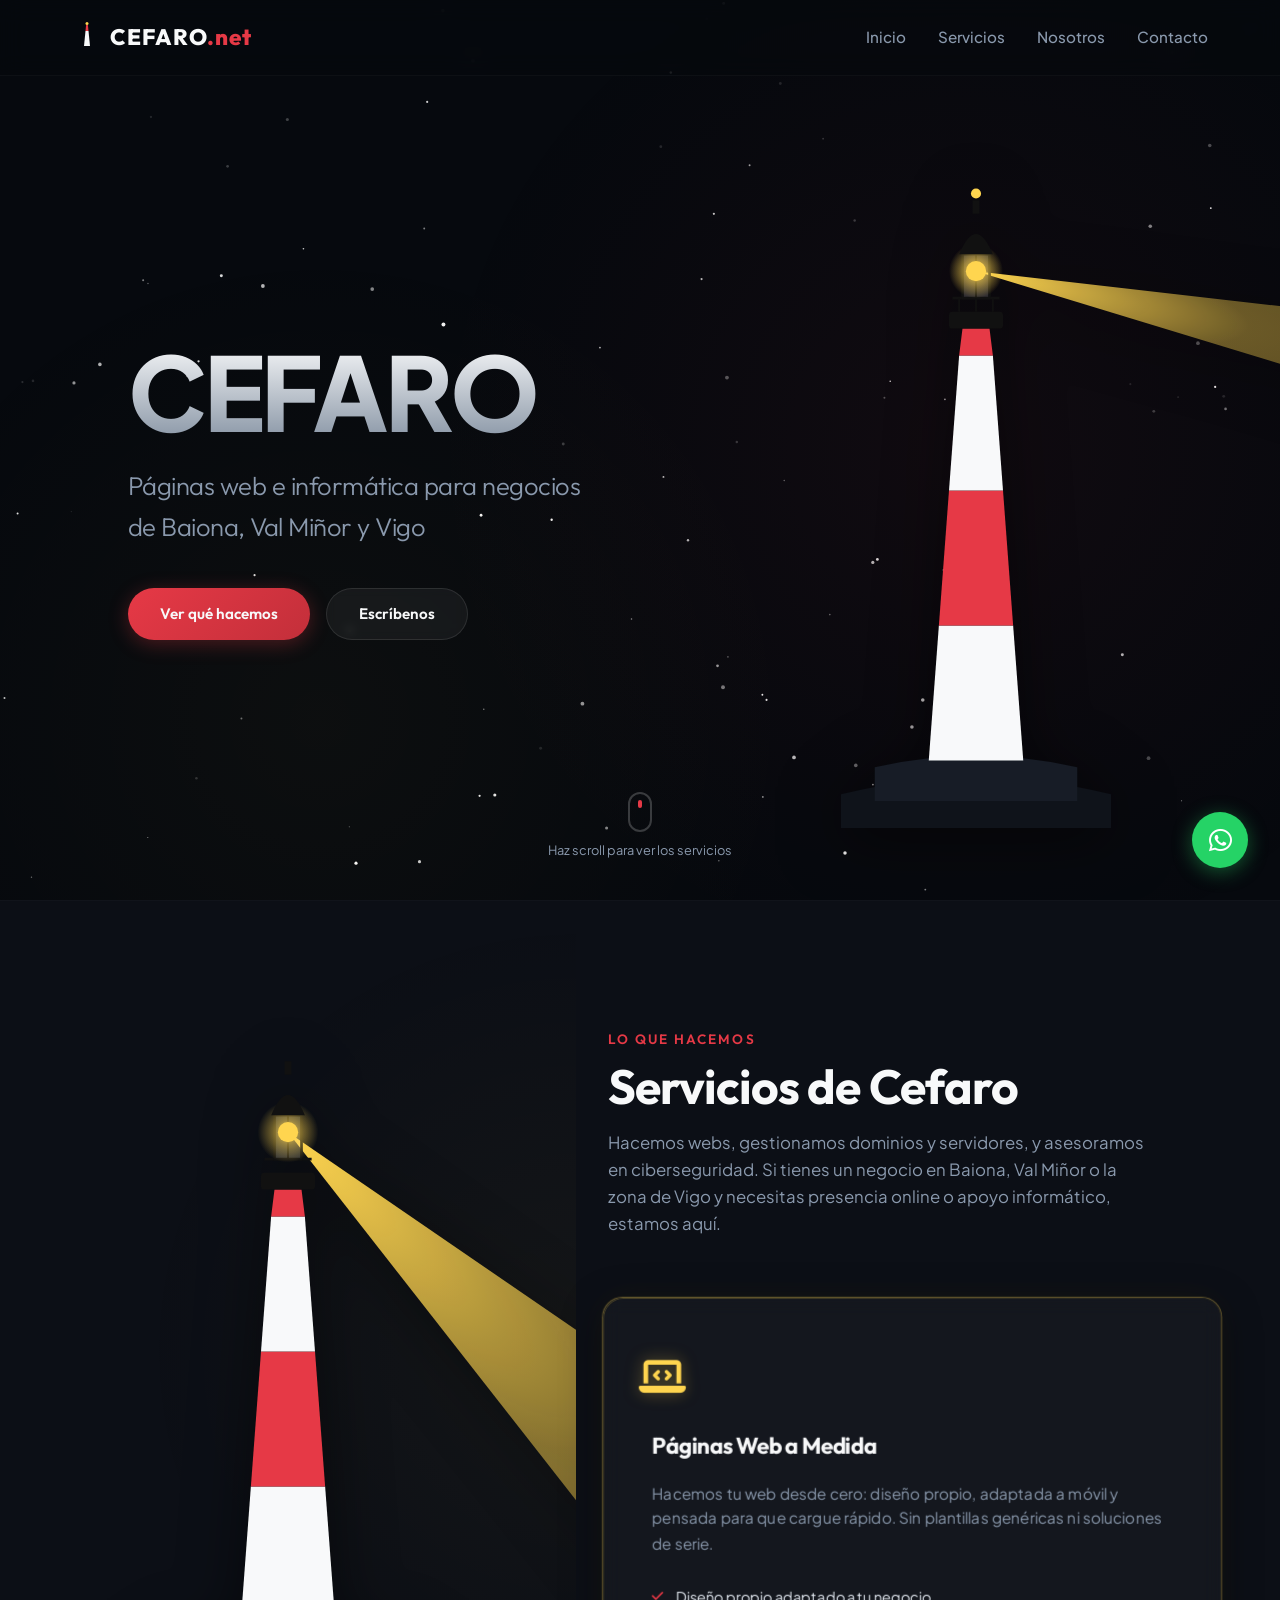
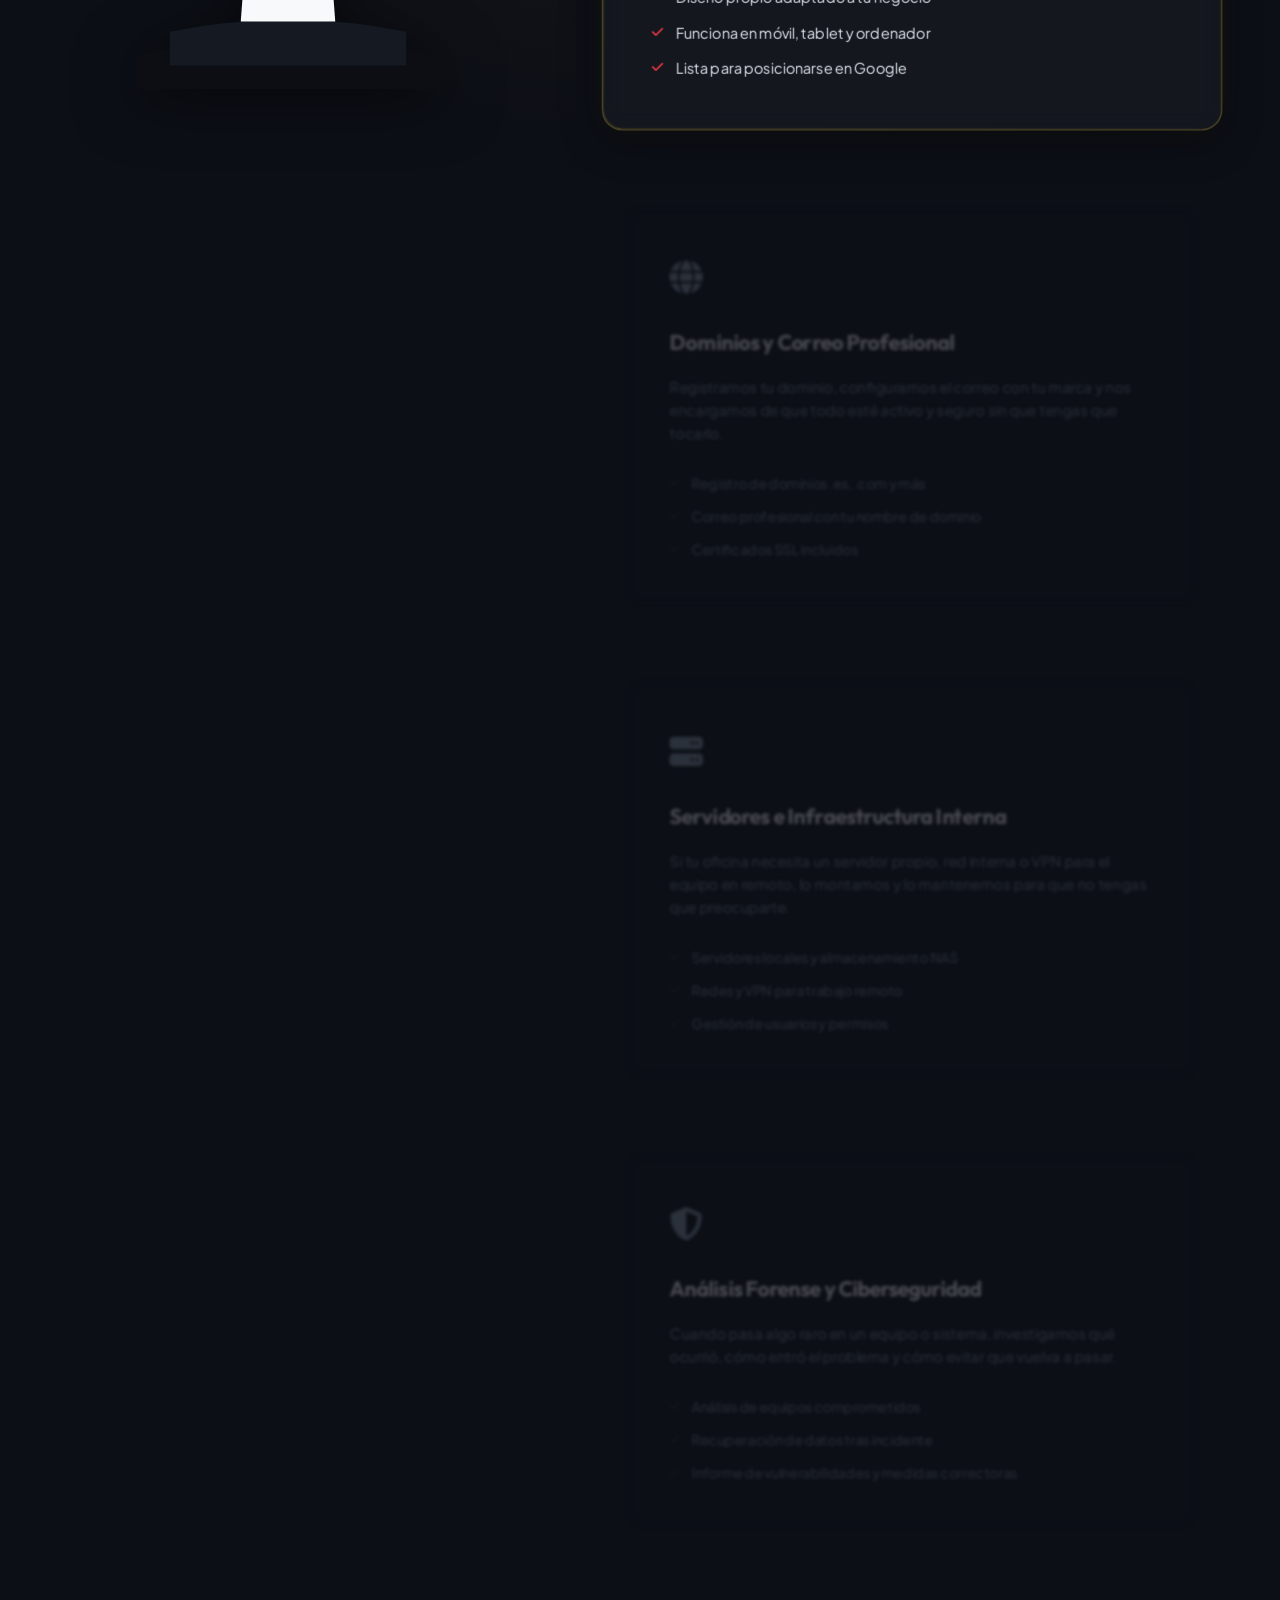
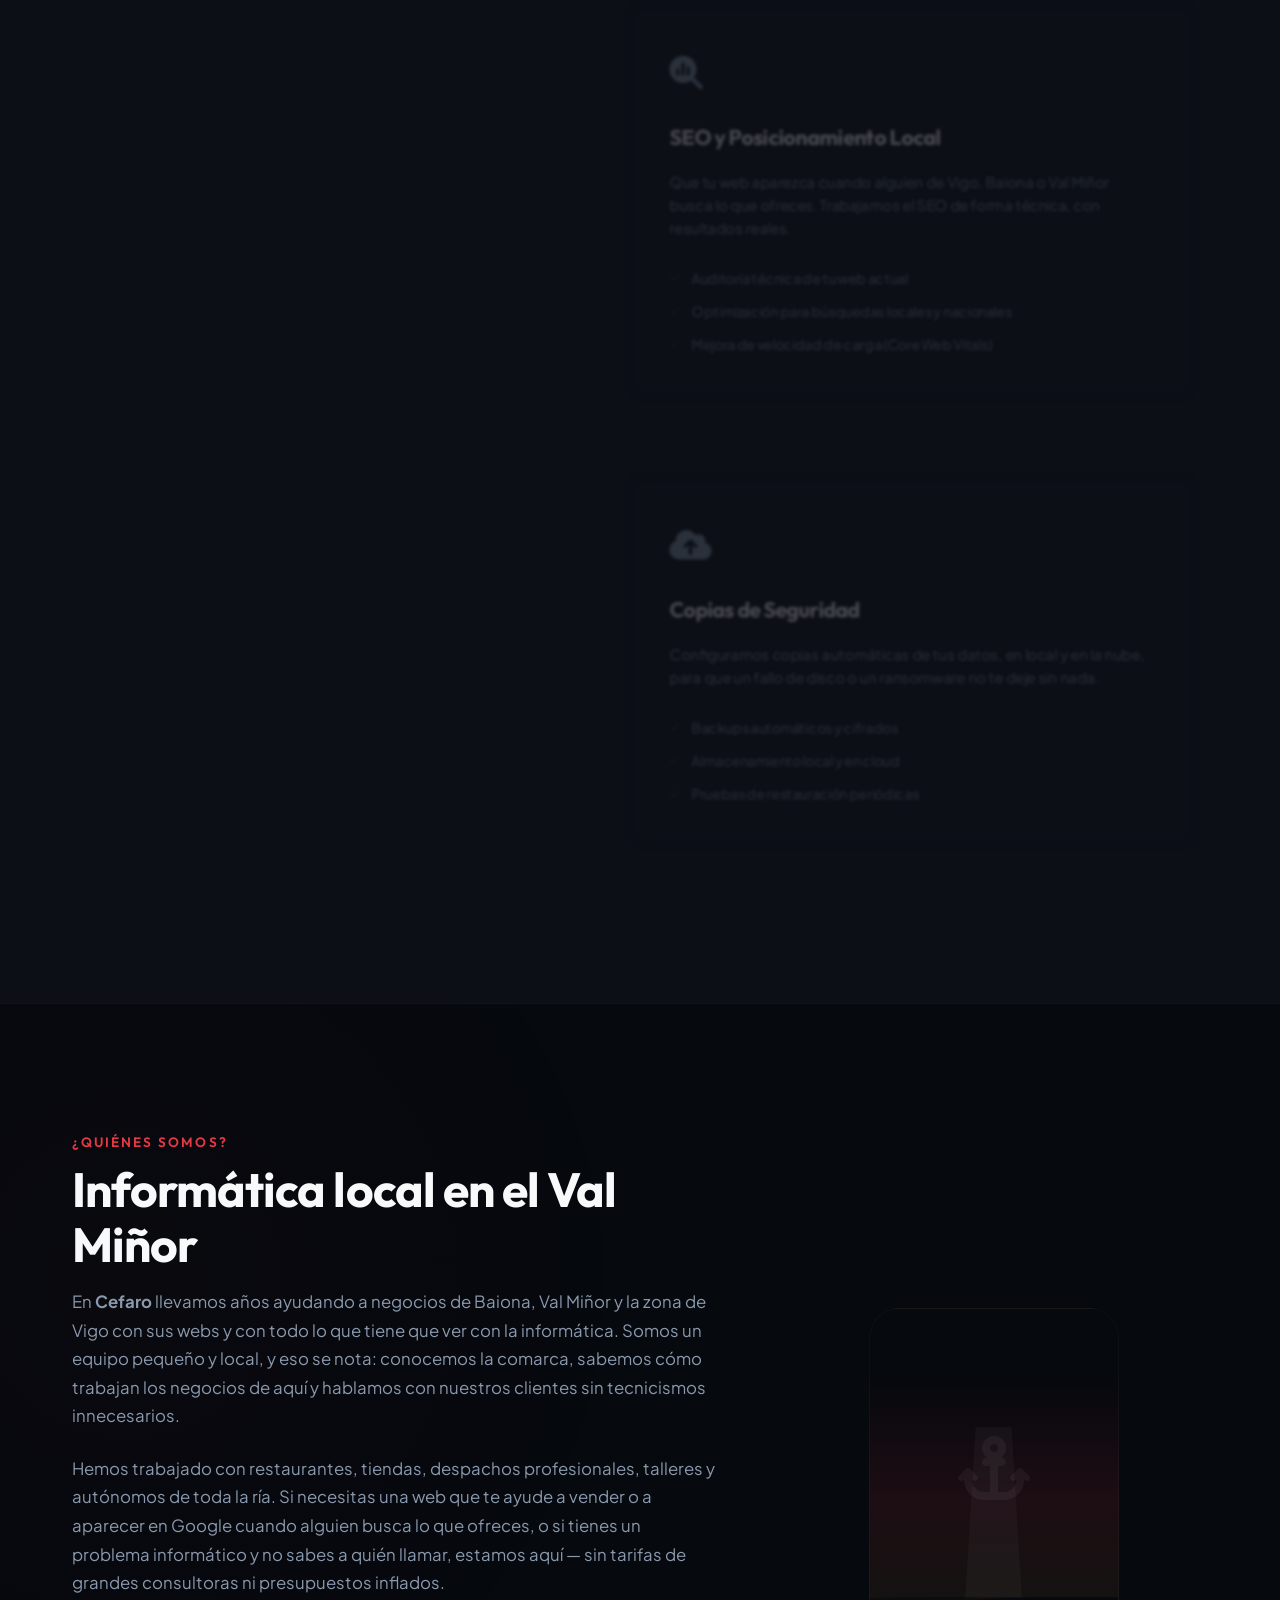
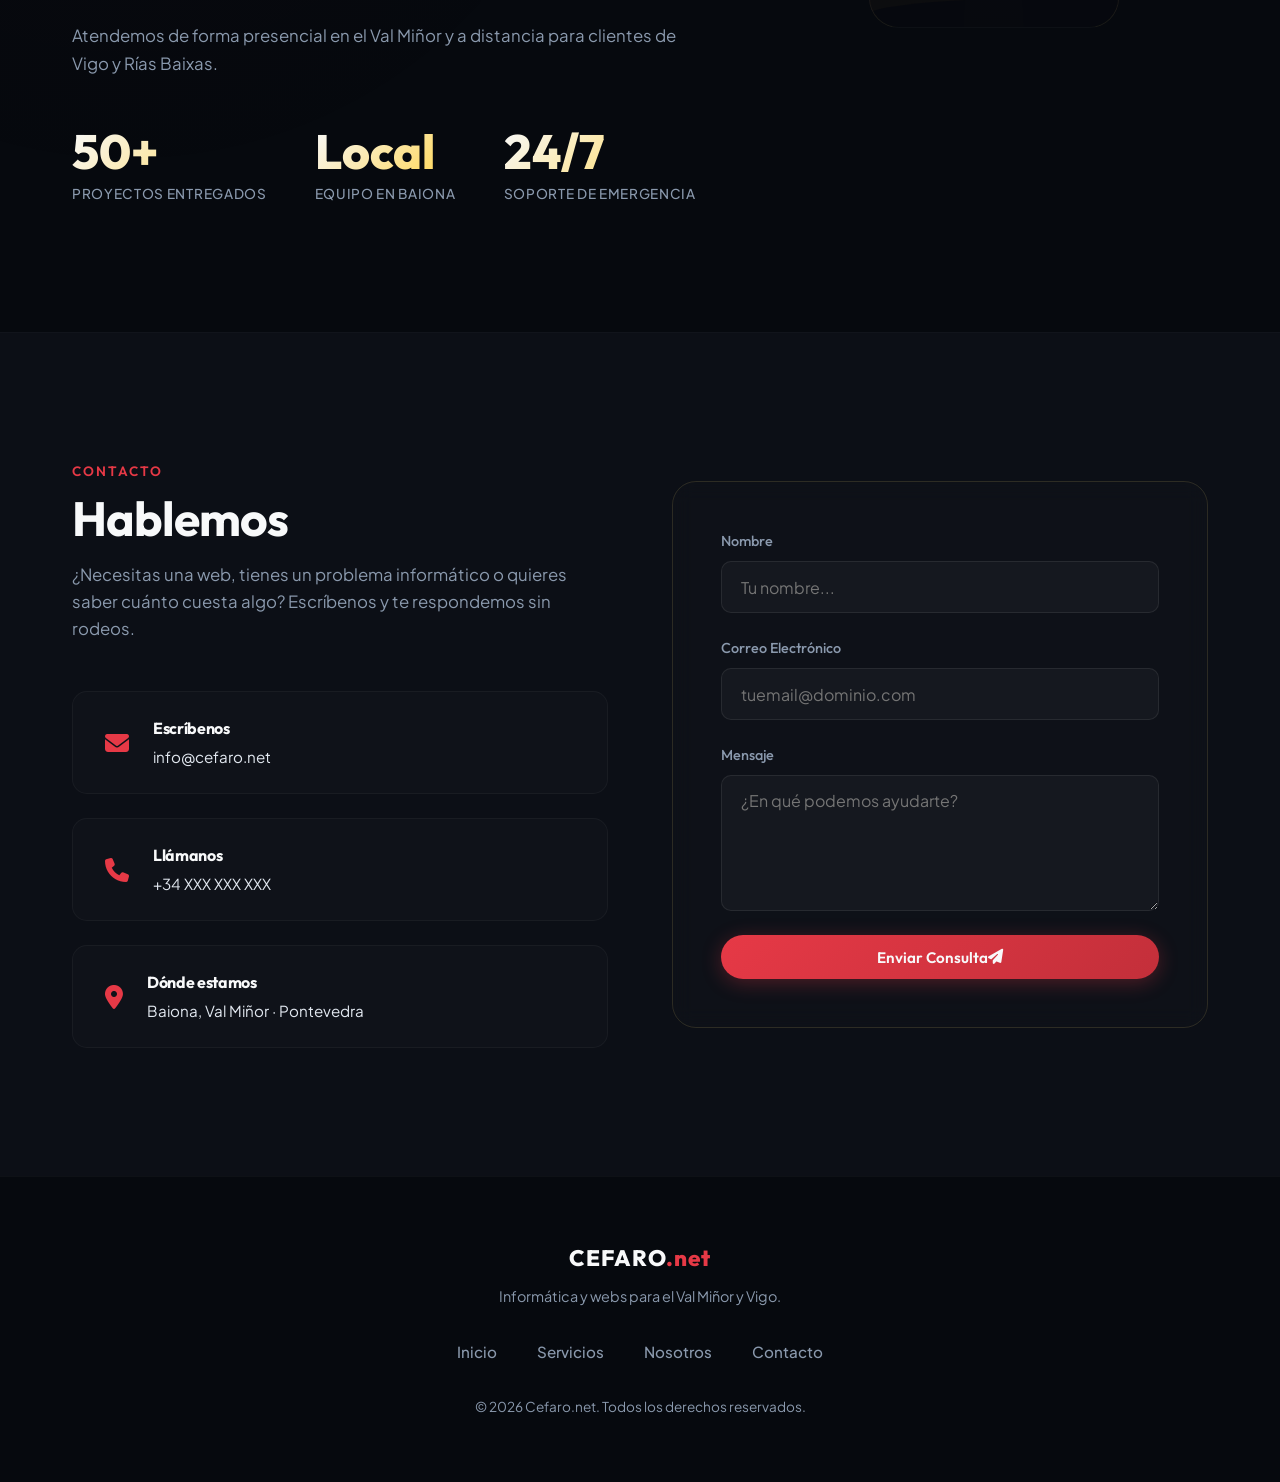
<file: index.html>
<!DOCTYPE html>
<html lang="es">
<head>
    <meta charset="UTF-8">
    <meta name="viewport" content="width=device-width, initial-scale=1.0">

    <!-- SEO Principal -->
    <title>Cefaro.net | Páginas Web e Informática en Baiona</title>
    <meta name="description" content="Cefaro.net: informática y diseño web en Baiona (Val Miñor). Páginas web, SEO, servidores y ciberseguridad para negocios de Vigo y Rías Baixas.">
    <meta name="robots" content="index, follow">
    <meta name="referrer" content="strict-origin-when-cross-origin">
    <link rel="canonical" href="https://cefaro.net/">
    <link rel="icon" href="/favicon.svg" type="image/svg+xml">
    <link rel="manifest" href="/manifest.json">

    <!-- Open Graph -->
    <meta property="og:type" content="website">
    <meta property="og:url" content="https://cefaro.net/">
    <meta property="og:title" content="Cefaro.net | Páginas Web e Informática en Baiona, Val Miñor y Vigo">
    <meta property="og:description" content="Empresa local de informática y desarrollo web en Baiona (Val Miñor). Diseñamos webs, hacemos SEO y gestionamos servidores para negocios de la zona de Vigo y Rías Baixas.">
    <meta property="og:locale" content="es_ES">
    <meta property="og:site_name" content="Cefaro.net">
    <meta property="og:image" content="https://cefaro.net/og-image.png">
    <meta property="og:image:width" content="1200">
    <meta property="og:image:height" content="630">
    <meta property="og:image:alt" content="Cefaro.net — Páginas web e informática en Baiona, Val Miñor y Vigo">

    <!-- Twitter Card -->
    <meta name="twitter:card" content="summary_large_image">
    <meta name="twitter:title" content="Cefaro.net | Páginas Web e Informática en Baiona, Val Miñor y Vigo">
    <meta name="twitter:description" content="Empresa local de informática y desarrollo web en Baiona (Val Miñor). Webs, SEO, servidores y ciberseguridad para la zona de Vigo y Rías Baixas.">
    <meta name="twitter:image" content="https://cefaro.net/og-image.png">

    <!-- Schema.org LocalBusiness -->
    <!-- TODO SEO: sustituir los valores XXX por datos reales:
         "telephone": "+34 TU_NUMERO_REAL"
         "sameAs": ["https://g.page/TU_PERFIL_GBP", "https://www.linkedin.com/company/cefaro"]
    -->
    <script type="application/ld+json">
    {
      "@context": "https://schema.org",
      "@type": ["LocalBusiness", "ITService", "ProfessionalService"],
      "name": "Cefaro",
      "url": "https://cefaro.net",
      "email": "info@cefaro.net",
      "telephone": "+34 XXX XXX XXX",
      "image": "https://cefaro.net/og-image.png",
      "description": "Empresa de informática y diseño web en Baiona, Val Miñor (Pontevedra). Páginas web, SEO, servidores, ciberseguridad y copias de seguridad para negocios de Vigo y Rías Baixas.",
      "address": {
        "@type": "PostalAddress",
        "addressLocality": "Baiona",
        "addressRegion": "Pontevedra",
        "postalCode": "36300",
        "addressCountry": "ES"
      },
      "geo": {
        "@type": "GeoCoordinates",
        "latitude": "42.1187",
        "longitude": "-8.8541"
      },
      "areaServed": [
        {"@type": "City", "name": "Baiona"},
        {"@type": "City", "name": "Vigo"},
        {"@type": "City", "name": "Nigrán"},
        {"@type": "City", "name": "Gondomar"},
        {"@type": "AdministrativeArea", "name": "Val Miñor"},
        {"@type": "AdministrativeArea", "name": "Rías Baixas"},
        {"@type": "AdministrativeArea", "name": "Pontevedra"}
      ],
      "knowsAbout": [
        "Diseño de páginas web",
        "Desarrollo web",
        "SEO local",
        "Informática",
        "Telecomunicaciones",
        "Ciberseguridad",
        "Servidores"
      ],
      "openingHours": "Mo-Fr 09:00-18:00",
      "sameAs": [],
      "priceRange": "€€",
      "currenciesAccepted": "EUR",
      "hasOfferCatalog": {
        "@type": "OfferCatalog",
        "name": "Servicios de informática y desarrollo web",
        "itemListElement": [
          {"@type": "Offer", "itemOffered": {"@type": "Service", "name": "Páginas Web a Medida"}},
          {"@type": "Offer", "itemOffered": {"@type": "Service", "name": "Dominios y Correo Profesional"}},
          {"@type": "Offer", "itemOffered": {"@type": "Service", "name": "Servidores e Infraestructura Interna"}},
          {"@type": "Offer", "itemOffered": {"@type": "Service", "name": "Análisis Forense y Ciberseguridad"}},
          {"@type": "Offer", "itemOffered": {"@type": "Service", "name": "SEO y Posicionamiento Local"}},
          {"@type": "Offer", "itemOffered": {"@type": "Service", "name": "Copias de Seguridad"}}
        ]
      }
    }
    </script>

    <!-- Google Fonts -->
    <link rel="preconnect" href="https://fonts.googleapis.com">
    <link rel="preconnect" href="https://fonts.gstatic.com" crossorigin>
    <link rel="preconnect" href="https://cdnjs.cloudflare.com">
    <link href="https://fonts.googleapis.com/css2?family=Outfit:wght@300;400;600;800&family=Plus+Jakarta+Sans:wght@300;400;500;700&display=swap" rel="stylesheet">
    <!-- FontAwesome for Icons -->
    <link rel="stylesheet" href="https://cdnjs.cloudflare.com/ajax/libs/font-awesome/6.7.2/css/all.min.css">
    <!-- Stylesheets -->
    <link rel="stylesheet" href="style.css">
</head>
<body>

    <!-- Stars Canvas Background -->
    <canvas id="stars-canvas"></canvas>

    <!-- Navigation -->
    <header class="main-header">
        <div class="container header-container">
            <a href="#hero" class="logo">
                <span class="logo-icon">
                    <svg viewBox="0 0 100 100" width="30" height="30">
                        <polygon points="40,90 60,90 55,40 45,40" fill="#f8f9fa" />
                        <polygon points="45,40 55,40 53,20 47,20" fill="#e63946" />
                        <circle cx="50" cy="15" r="5" fill="#ffd54f" />
                    </svg>
                </span>
                <span class="logo-text">CEFARO<span class="dot">.net</span></span>
            </a>
            <nav class="nav-links" aria-label="Menú principal">
                <a href="/" class="nav-item active">Inicio</a>
                <a href="/servicios/" class="nav-item">Servicios</a>
                <a href="/nosotros/" class="nav-item">Nosotros</a>
                <a href="/contacto/" class="nav-item">Contacto</a>
            </nav>
            <div class="nav-toggle" id="nav-toggle">
                <span></span>
                <span></span>
                <span></span>
            </div>
        </div>
    </header>

    <!-- Hero Section -->
    <section id="hero" class="hero-section">
        <div class="hero-content">
            <p class="hero-title">CEFARO</p>
            <h1 class="hero-subtitle">Páginas web e informática para negocios de Baiona, Val Miñor y Vigo</h1>
            <div class="hero-cta">
                <a href="/servicios/" class="btn btn-primary">Ver qué hacemos</a>
                <a href="/contacto/" class="btn btn-secondary">Escríbenos</a>
            </div>
        </div>
        <div class="hero-lighthouse-container">
            <!-- SVG Lighthouse in Hero -->
            <svg id="hero-lighthouse" class="lighthouse-svg" viewBox="0 0 100 200" xmlns="http://www.w3.org/2000/svg">
                <defs>
                    <radialGradient id="hero-beam-gradient" cx="0%" cy="50%" r="100%">
                        <stop offset="0%" stop-color="#ffd54f" stop-opacity="1" />
                        <stop offset="15%" stop-color="#ffd54f" stop-opacity="0.4" />
                        <stop offset="60%" stop-color="#ffd54f" stop-opacity="0.08" />
                        <stop offset="100%" stop-color="#ffd54f" stop-opacity="0" />
                    </radialGradient>
                    <radialGradient id="glow-gradient" cx="50%" cy="50%" r="50%">
                        <stop offset="0%" stop-color="#ffd54f" stop-opacity="1" />
                        <stop offset="40%" stop-color="#ffd54f" stop-opacity="0.6" />
                        <stop offset="100%" stop-color="#ffd54f" stop-opacity="0" />
                    </radialGradient>
                </defs>

                <!-- Beam Group that will rotate -->
                <g id="hero-light-beam" class="light-beam-group" style="transform-origin: 50px 35px;">
                    <polygon points="50,35 600,-15 600,85" fill="url(#hero-beam-gradient)" />
                </g>

                <!-- Base Rock -->
                <path d="M10,190 Q50,180 90,190 L90,200 L10,200 Z" fill="#0f131a" />
                <path d="M20,182 Q50,175 80,182 L80,192 L20,192 Z" fill="#171c26" />

                <!-- Tower Body -->
                <!-- Bottom segment (white) -->
                <polygon points="36,180 64,180 61,140 39,140" fill="#f8f9fa" />
                <!-- Middle segment (red) -->
                <polygon points="39,140 61,140 58,100 42,100" fill="#e63946" />
                <!-- Top segment (white) -->
                <polygon points="42,100 58,100 55,60 45,60" fill="#f8f9fa" />
                <!-- Small red ring -->
                <polygon points="45,60 55,60 54,52 46,52" fill="#e63946" />

                <!-- Balcony / Platform -->
                <rect x="42" y="47" width="16" height="5" rx="1" fill="#111" />
                <line x1="43" y1="43" x2="57" y2="43" stroke="#111" stroke-width="0.8" />
                <line x1="45" y1="43" x2="45" y2="47" stroke="#111" stroke-width="0.5" />
                <line x1="50" y1="43" x2="50" y2="47" stroke="#111" stroke-width="0.5" />
                <line x1="55" y1="43" x2="55" y2="47" stroke="#111" stroke-width="0.5" />

                <!-- Lantern Room (Glass chamber) -->
                <rect x="46" y="30" width="8" height="13" fill="rgba(255, 255, 255, 0.15)" stroke="#111" stroke-width="0.8" />
                <line x1="50" y1="30" x2="50" y2="43" stroke="#111" stroke-width="0.5" />

                <!-- The light bulb -->
                <circle cx="50" cy="35" r="8" fill="url(#glow-gradient)" class="light-glow-pulsate" />
                <circle cx="50" cy="35" r="3" fill="#ffd54f" />

                <!-- Dome Roof -->
                <path d="M45,30 Q50,18 55,30 Z" fill="#111" />
                <rect x="49" y="14" width="2" height="4" fill="#111" />
                <circle cx="50" cy="12" r="1.5" fill="#ffd54f" />
            </svg>
        </div>
        <div class="scroll-indicator">
            <span class="mouse">
                <span class="wheel"></span>
            </span>
            <p>Haz scroll para ver los servicios</p>
        </div>
    </section>

    <!-- Split Scroll Services Section -->
    <section id="services-section" class="services-section">
        <div class="split-layout">

            <!-- Left Side: Fixed Lighthouse Beam Guiding the Way -->
            <div class="lighthouse-sticky-panel">
                <div class="sticky-lighthouse-wrapper">
                    <!-- Dynamic Lighthouse SVG -->
                    <svg id="sticky-lighthouse" class="lighthouse-svg" viewBox="0 0 100 200" xmlns="http://www.w3.org/2000/svg">
                        <defs>
                            <radialGradient id="sticky-beam-gradient" cx="0%" cy="50%" r="100%">
                                <stop offset="0%" stop-color="#ffd54f" stop-opacity="1" />
                                <stop offset="20%" stop-color="#ffd54f" stop-opacity="0.5" />
                                <stop offset="60%" stop-color="#ffd54f" stop-opacity="0.1" />
                                <stop offset="100%" stop-color="#ffd54f" stop-opacity="0" />
                            </radialGradient>
                            <radialGradient id="sticky-glow" cx="50%" cy="50%" r="50%">
                                <stop offset="0%" stop-color="#ffd54f" stop-opacity="1" />
                                <stop offset="40%" stop-color="#ffd54f" stop-opacity="0.5" />
                                <stop offset="100%" stop-color="#ffd54f" stop-opacity="0" />
                            </radialGradient>
                        </defs>

                        <!-- Interactive Rotating Beam -->
                        <g id="interactive-light-beam" class="light-beam-group" style="transform-origin: 50px 35px;">
                            <!-- Huge beam going to the right -->
                            <polygon points="50,35 700,-65 700,135" fill="url(#sticky-beam-gradient)" />
                        </g>

                        <!-- Base Rock -->
                        <path d="M5,190 Q50,180 95,190 L95,200 L5,200 Z" fill="#0c0e14" />
                        <path d="M15,183 Q50,176 85,183 L85,193 L15,193 Z" fill="#151922" />

                        <!-- Tower Body -->
                        <polygon points="36,180 64,180 61,140 39,140" fill="#f8f9fa" />
                        <polygon points="39,140 61,140 58,100 42,100" fill="#e63946" />
                        <polygon points="42,100 58,100 55,60 45,60" fill="#f8f9fa" />
                        <polygon points="45,60 55,60 54,52 46,52" fill="#e63946" />

                        <!-- Balcony -->
                        <rect x="42" y="47" width="16" height="5" rx="1" fill="#111" />
                        <line x1="43" y1="43" x2="57" y2="43" stroke="#111" stroke-width="0.8" />

                        <!-- Lantern Room & Glass -->
                        <rect x="46" y="30" width="8" height="13" fill="rgba(255, 255, 255, 0.15)" stroke="#111" stroke-width="0.8" />
                        <line x1="50" y1="30" x2="50" y2="43" stroke="#111" stroke-width="0.5" />

                        <!-- Glow and Bulb -->
                        <circle cx="50" cy="35" r="9" fill="url(#sticky-glow)" />
                        <circle cx="50" cy="35" r="3" fill="#ffd54f" />

                        <!-- Dome Roof -->
                        <path d="M45,30 Q50,18 55,30 Z" fill="#111" />
                        <rect x="49" y="14" width="2" height="4" fill="#111" />
                    </svg>
                </div>
            </div>

            <!-- Right Side: Scrollable Services -->
            <div class="services-scroll-panel">
                <div class="section-title-wrapper">
                    <span class="section-subtitle">Lo que hacemos</span>
                    <h2 class="section-title">Servicios de Cefaro</h2>
                    <p class="section-desc">Hacemos webs, gestionamos dominios y servidores, y asesoramos en ciberseguridad. Si tienes un negocio en Baiona, Val Miñor o la zona de Vigo y necesitas presencia online o apoyo informático, estamos aquí.</p>
                </div>

                <div class="services-list">
                    <!-- Service 1: Web Pages -->
                    <div class="service-card" id="service-web" data-angle="-15">
                        <div class="card-glow-border"></div>
                        <div class="card-icon">
                            <i class="fa-solid fa-laptop-code"></i>
                        </div>
                        <h3>Páginas Web a Medida</h3>
                        <p class="service-summary">Hacemos tu web desde cero: diseño propio, adaptada a móvil y pensada para que cargue rápido. Sin plantillas genéricas ni soluciones de serie.</p>
                        <ul class="card-features">
                            <li><i class="fa-solid fa-check"></i> Diseño propio adaptado a tu negocio</li>
                            <li><i class="fa-solid fa-check"></i> Funciona en móvil, tablet y ordenador</li>
                            <li><i class="fa-solid fa-check"></i> Lista para posicionarse en Google</li>
                        </ul>
                    </div>

                    <!-- Service 2: Domains -->
                    <div class="service-card" id="service-domains" data-angle="-2">
                        <div class="card-glow-border"></div>
                        <div class="card-icon">
                            <i class="fa-solid fa-globe"></i>
                        </div>
                        <h3>Dominios y Correo Profesional</h3>
                        <p class="service-summary">Registramos tu dominio, configuramos el correo con tu marca y nos encargamos de que todo esté activo y seguro sin que tengas que tocarlo.</p>
                        <ul class="card-features">
                            <li><i class="fa-solid fa-check"></i> Registro de dominios .es, .com y más</li>
                            <li><i class="fa-solid fa-check"></i> Correo profesional con tu nombre de dominio</li>
                            <li><i class="fa-solid fa-check"></i> Certificados SSL incluidos</li>
                        </ul>
                    </div>

                    <!-- Service 3: Internal Servers -->
                    <div class="service-card" id="service-servers" data-angle="10">
                        <div class="card-glow-border"></div>
                        <div class="card-icon">
                            <i class="fa-solid fa-server"></i>
                        </div>
                        <h3>Servidores e Infraestructura Interna</h3>
                        <p class="service-summary">Si tu oficina necesita un servidor propio, red interna o VPN para el equipo en remoto, lo montamos y lo mantenemos para que no tengas que preocuparte.</p>
                        <ul class="card-features">
                            <li><i class="fa-solid fa-check"></i> Servidores locales y almacenamiento NAS</li>
                            <li><i class="fa-solid fa-check"></i> Redes y VPN para trabajo remoto</li>
                            <li><i class="fa-solid fa-check"></i> Gestión de usuarios y permisos</li>
                        </ul>
                    </div>

                    <!-- Service 4: Cyber Forensics -->
                    <div class="service-card" id="service-forensics" data-angle="22">
                        <div class="card-glow-border"></div>
                        <div class="card-icon">
                            <i class="fa-solid fa-shield-halved"></i>
                        </div>
                        <h3>Análisis Forense y Ciberseguridad</h3>
                        <p class="service-summary">Cuando pasa algo raro en un equipo o sistema, investigamos qué ocurrió, cómo entró el problema y cómo evitar que vuelva a pasar.</p>
                        <ul class="card-features">
                            <li><i class="fa-solid fa-check"></i> Análisis de equipos comprometidos</li>
                            <li><i class="fa-solid fa-check"></i> Recuperación de datos tras incidente</li>
                            <li><i class="fa-solid fa-check"></i> Informe de vulnerabilidades y medidas correctoras</li>
                        </ul>
                    </div>

                    <!-- Service 5: SEO -->
                    <div class="service-card" id="service-seo" data-angle="35">
                        <div class="card-glow-border"></div>
                        <div class="card-icon">
                            <i class="fa-solid fa-magnifying-glass-chart"></i>
                        </div>
                        <h3>SEO y Posicionamiento Local</h3>
                        <p class="service-summary">Que tu web aparezca cuando alguien de Vigo, Baiona o Val Miñor busca lo que ofreces. Trabajamos el SEO de forma técnica, con resultados reales.</p>
                        <ul class="card-features">
                            <li><i class="fa-solid fa-check"></i> Auditoría técnica de tu web actual</li>
                            <li><i class="fa-solid fa-check"></i> Optimización para búsquedas locales y nacionales</li>
                            <li><i class="fa-solid fa-check"></i> Mejora de velocidad de carga (Core Web Vitals)</li>
                        </ul>
                    </div>

                    <!-- Service 6: Backups -->
                    <div class="service-card" id="service-backups" data-angle="48">
                        <div class="card-glow-border"></div>
                        <div class="card-icon">
                            <i class="fa-solid fa-cloud-arrow-up"></i>
                        </div>
                        <h3>Copias de Seguridad</h3>
                        <p class="service-summary">Configuramos copias automáticas de tus datos, en local y en la nube, para que un fallo de disco o un ransomware no te deje sin nada.</p>
                        <ul class="card-features">
                            <li><i class="fa-solid fa-check"></i> Backups automáticos y cifrados</li>
                            <li><i class="fa-solid fa-check"></i> Almacenamiento local y en cloud</li>
                            <li><i class="fa-solid fa-check"></i> Pruebas de restauración periódicas</li>
                        </ul>
                    </div>
                </div>
            </div>
        </div>
    </section>

    <!-- About Section -->
    <section id="about" class="about-section">
        <div class="container">
            <div class="about-content">
                <div class="about-text-column">
                    <span class="section-subtitle">¿Quiénes Somos?</span>
                    <h2 class="section-title">Informática local en el Val Miñor</h2>
                    <p>En <strong>Cefaro</strong> llevamos años ayudando a negocios de Baiona, Val Miñor y la zona de Vigo con sus webs y con todo lo que tiene que ver con la informática. Somos un equipo pequeño y local, y eso se nota: conocemos la comarca, sabemos cómo trabajan los negocios de aquí y hablamos con nuestros clientes sin tecnicismos innecesarios.</p>
                    <p>Hemos trabajado con restaurantes, tiendas, despachos profesionales, talleres y autónomos de toda la ría. Si necesitas una web que te ayude a vender o a aparecer en Google cuando alguien busca lo que ofreces, o si tienes un problema informático y no sabes a quién llamar, estamos aquí — sin tarifas de grandes consultoras ni presupuestos inflados.</p>
                    <p>Atendemos de forma presencial en el Val Miñor y a distancia para clientes de Vigo y Rías Baixas.</p>
                    <div class="metrics">
                        <div class="metric-item">
                            <span class="metric-num">50+</span>
                            <span class="metric-label">Proyectos entregados</span>
                        </div>
                        <div class="metric-item">
                            <span class="metric-num">Local</span>
                            <span class="metric-label">Equipo en Baiona</span>
                        </div>
                        <div class="metric-item">
                            <span class="metric-num">24/7</span>
                            <span class="metric-label">Soporte de emergencia</span>
                        </div>
                    </div>
                </div>
                <div class="about-visual-column">
                    <div class="faro-silhouette-wrapper">
                        <div class="ocean-wave wave1"></div>
                        <div class="ocean-wave wave2"></div>
                        <i class="fa-solid fa-anchor anchor-decor"></i>
                    </div>
                </div>
            </div>
        </div>
    </section>

    <!-- Contact Section -->
    <section id="contact" class="contact-section">
        <div class="container">
            <div class="contact-grid">
                <div class="contact-info">
                    <span class="section-subtitle">Contacto</span>
                    <h2 class="section-title">Hablemos</h2>
                    <p>¿Necesitas una web, tienes un problema informático o quieres saber cuánto cuesta algo? Escríbenos y te respondemos sin rodeos.</p>

                    <div class="contact-methods">
                        <div class="contact-method-card">
                            <i class="fa-solid fa-envelope"></i>
                            <div>
                                <h4>Escríbenos</h4>
                                <p><a href="mailto:info@cefaro.net">info@cefaro.net</a></p>
                            </div>
                        </div>
                        <!-- TODO: reemplaza el número con tu teléfono real y actualiza también "telephone" en el schema JSON-LD -->
                        <div class="contact-method-card">
                            <i class="fa-solid fa-phone"></i>
                            <div>
                                <h4>Llámanos</h4>
                                <p><a href="tel:+34000000000">+34 XXX XXX XXX</a></p>
                            </div>
                        </div>
                        <div class="contact-method-card">
                            <i class="fa-solid fa-location-dot"></i>
                            <div>
                                <h4>Dónde estamos</h4>
                                <p>Baiona, Val Miñor · Pontevedra</p>
                            </div>
                        </div>
                    </div>
                </div>
                <div class="contact-form-wrapper">
                    <!-- Formulario vía Web3Forms -->
                    <form class="contact-form" id="contact-form" action="https://api.web3forms.com/submit" method="POST">
                        <input type="hidden" name="access_key" value="35df36ba-7068-4637-89e8-f69302438172">
                        <input type="checkbox" name="botcheck" class="hidden" style="display:none;">
                        <input type="text" name="_gotcha" style="display:none" tabindex="-1" autocomplete="off">
                        <div class="form-group">
                            <label for="name">Nombre</label>
                            <input type="text" id="name" name="name" required placeholder="Tu nombre...">
                        </div>
                        <div class="form-group">
                            <label for="email">Correo Electrónico</label>
                            <input type="email" id="email" name="email" required placeholder="tuemail@dominio.com">
                        </div>
                        <div class="form-group">
                            <label for="message">Mensaje</label>
                            <textarea id="message" name="message" rows="5" required placeholder="¿En qué podemos ayudarte?"></textarea>
                        </div>
                        <button type="submit" class="btn btn-primary btn-block" id="submit-btn">Enviar Consulta <i class="fa-solid fa-paper-plane"></i></button>
                    </form>
                </div>
            </div>
        </div>
    </section>

    <!-- Footer -->
    <footer class="main-footer">
        <div class="container footer-container">
            <div class="footer-brand">
                <span class="logo-text">CEFARO<span class="dot">.net</span></span>
                <p>Informática y webs para el Val Miñor y Vigo.</p>
            </div>
            <div class="footer-links">
                <a href="/">Inicio</a>
                <a href="/servicios/">Servicios</a>
                <a href="/nosotros/">Nosotros</a>
                <a href="/contacto/">Contacto</a>
            </div>
            <div class="footer-copy">
                <p>&copy; 2026 Cefaro.net. Todos los derechos reservados.</p>
            </div>
        </div>
    </footer>

    <!-- TODO: reemplaza 34000000000 con tu número de WhatsApp Business real -->
    <a href="https://wa.me/34000000000" class="whatsapp-fab" target="_blank" rel="noopener" aria-label="Contactar por WhatsApp">
        <i class="fa-brands fa-whatsapp"></i>
    </a>

    <script src="script.js" defer></script>
</body>
</html>
</file>
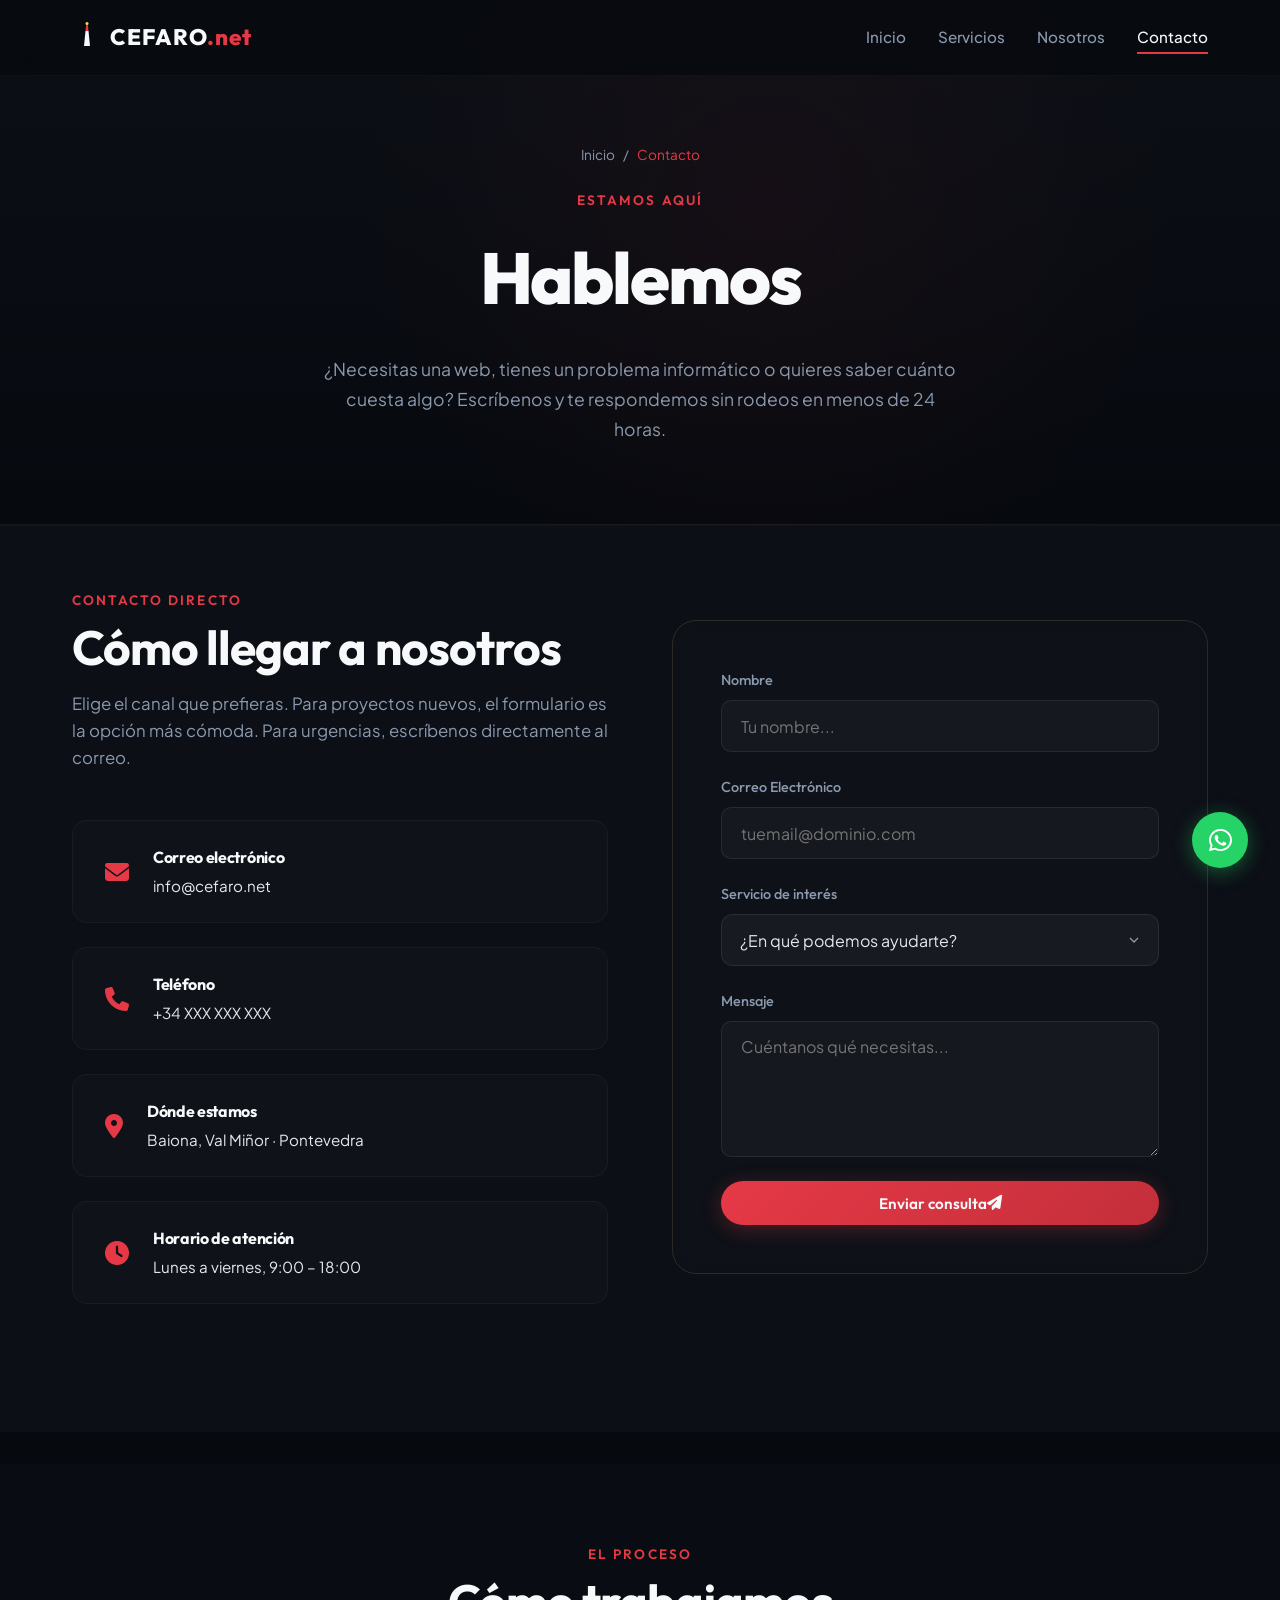
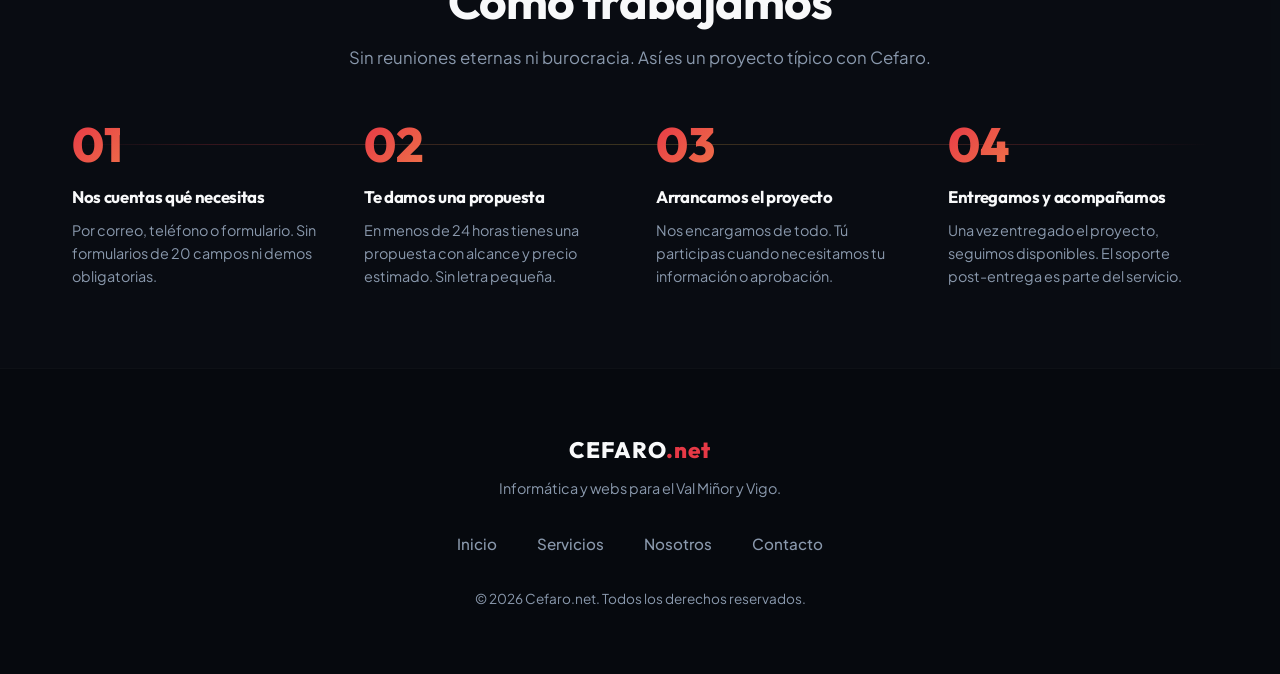
<file: contacto/index.html>
<!DOCTYPE html>
<html lang="es">
<head>
    <meta charset="UTF-8">
    <meta name="viewport" content="width=device-width, initial-scale=1.0">

    <title>Contacto | Cefaro.net — Hablemos de tu proyecto</title>
    <meta name="description" content="Contacta con Cefaro: informática y diseño web en Baiona (Val Miñor). Escríbenos para presupuesto sin compromiso. Respondemos en menos de 24h.">
    <meta name="robots" content="index, follow">
    <meta name="referrer" content="strict-origin-when-cross-origin">
    <link rel="canonical" href="https://cefaro.net/contacto/">
    <link rel="icon" href="/favicon.svg" type="image/svg+xml">
    <link rel="manifest" href="/manifest.json">

    <meta property="og:type" content="website">
    <meta property="og:url" content="https://cefaro.net/contacto/">
    <meta property="og:title" content="Contacto — Cefaro.net">
    <meta property="og:description" content="Contacta con nosotros para presupuesto sin compromiso. Informática y webs en Baiona, Val Miñor y Vigo.">
    <meta property="og:image" content="https://cefaro.net/og-image.png">
    <meta property="og:locale" content="es_ES">
    <meta property="og:site_name" content="Cefaro.net">

    <script type="application/ld+json">
    {
      "@context": "https://schema.org",
      "@type": "ContactPage",
      "name": "Contacto — Cefaro.net",
      "url": "https://cefaro.net/contacto/",
      "description": "Página de contacto de Cefaro, empresa de informática en Baiona, Val Miñor.",
      "breadcrumb": {
        "@type": "BreadcrumbList",
        "itemListElement": [
          {"@type": "ListItem", "position": 1, "name": "Inicio", "item": "https://cefaro.net/"},
          {"@type": "ListItem", "position": 2, "name": "Contacto", "item": "https://cefaro.net/contacto/"}
        ]
      }
    }
    </script>

    <link rel="preconnect" href="https://fonts.googleapis.com">
    <link rel="preconnect" href="https://fonts.gstatic.com" crossorigin>
    <link rel="preconnect" href="https://cdnjs.cloudflare.com">
    <link href="https://fonts.googleapis.com/css2?family=Outfit:wght@300;400;600;800&family=Plus+Jakarta+Sans:wght@300;400;500;700&display=swap" rel="stylesheet">
    <link rel="stylesheet" href="https://cdnjs.cloudflare.com/ajax/libs/font-awesome/6.7.2/css/all.min.css">
    <link rel="stylesheet" href="../style.css">
</head>
<body>

    <canvas id="stars-canvas"></canvas>

    <header class="main-header">
        <div class="container header-container">
            <a href="/" class="logo">
                <span class="logo-icon">
                    <svg viewBox="0 0 100 100" width="30" height="30">
                        <polygon points="40,90 60,90 55,40 45,40" fill="#f8f9fa" />
                        <polygon points="45,40 55,40 53,20 47,20" fill="#e63946" />
                        <circle cx="50" cy="15" r="5" fill="#ffd54f" />
                    </svg>
                </span>
                <span class="logo-text">CEFARO<span class="dot">.net</span></span>
            </a>
            <nav class="nav-links" aria-label="Menú principal">
                <a href="/" class="nav-item">Inicio</a>
                <a href="/servicios/" class="nav-item">Servicios</a>
                <a href="/nosotros/" class="nav-item">Nosotros</a>
                <a href="/contacto/" class="nav-item active">Contacto</a>
            </nav>
            <div class="nav-toggle" id="nav-toggle">
                <span></span><span></span><span></span>
            </div>
        </div>
    </header>

    <!-- Page Hero -->
    <section class="page-hero">
        <div class="container">
            <nav class="breadcrumb" aria-label="Ruta de navegación">
                <a href="/">Inicio</a>
                <span>/</span>
                <span>Contacto</span>
            </nav>
            <span class="section-subtitle">Estamos aquí</span>
            <h1 class="page-hero-title">Hablemos</h1>
            <p class="page-hero-desc">¿Necesitas una web, tienes un problema informático o quieres saber cuánto cuesta algo? Escríbenos y te respondemos sin rodeos en menos de 24 horas.</p>
        </div>
    </section>

    <main class="page-content">

        <!-- CONTACTO PRINCIPAL -->
        <section class="contact-section" style="padding-top: 4rem;">
            <div class="container">
                <div class="contact-grid">
                    <div class="contact-info">
                        <span class="section-subtitle">Contacto directo</span>
                        <h2 class="section-title">Cómo llegar a nosotros</h2>
                        <p>Elige el canal que prefieras. Para proyectos nuevos, el formulario es la opción más cómoda. Para urgencias, escríbenos directamente al correo.</p>

                        <div class="contact-methods">
                            <div class="contact-method-card">
                                <i class="fa-solid fa-envelope"></i>
                                <div>
                                    <h4>Correo electrónico</h4>
                                    <p><a href="mailto:info@cefaro.net">info@cefaro.net</a></p>
                                </div>
                            </div>
                            <!-- TODO: reemplaza con el teléfono real -->
                            <div class="contact-method-card">
                                <i class="fa-solid fa-phone"></i>
                                <div>
                                    <h4>Teléfono</h4>
                                    <p><a href="tel:+34000000000">+34 XXX XXX XXX</a></p>
                                </div>
                            </div>
                            <div class="contact-method-card">
                                <i class="fa-solid fa-location-dot"></i>
                                <div>
                                    <h4>Dónde estamos</h4>
                                    <p>Baiona, Val Miñor · Pontevedra</p>
                                </div>
                            </div>
                            <div class="contact-method-card">
                                <i class="fa-solid fa-clock"></i>
                                <div>
                                    <h4>Horario de atención</h4>
                                    <p>Lunes a viernes, 9:00 – 18:00</p>
                                </div>
                            </div>
                        </div>
                    </div>

                    <div class="contact-form-wrapper">
                        <!-- Formulario vía Web3Forms -->
                        <form class="contact-form" id="contact-form" action="https://api.web3forms.com/submit" method="POST">
                            <input type="hidden" name="access_key" value="35df36ba-7068-4637-89e8-f69302438172">
                            <input type="checkbox" name="botcheck" class="hidden" style="display:none;">
                            <input type="text" name="_gotcha" style="display:none" tabindex="-1" autocomplete="off">
                            <div class="form-group">
                                <label for="name">Nombre</label>
                                <input type="text" id="name" name="name" required placeholder="Tu nombre...">
                            </div>
                            <div class="form-group">
                                <label for="email">Correo Electrónico</label>
                                <input type="email" id="email" name="email" required placeholder="tuemail@dominio.com">
                            </div>
                            <div class="form-group">
                                <label for="service">Servicio de interés</label>
                                <select id="service" name="service">
                                    <option value="">¿En qué podemos ayudarte?</option>
                                    <option value="web">Página web o tienda online</option>
                                    <option value="seo">SEO y posicionamiento local</option>
                                    <option value="servidor">Servidores e infraestructura</option>
                                    <option value="backup">Copias de seguridad</option>
                                    <option value="correo">Correo electrónico corporativo</option>
                                    <option value="seguridad">Ciberseguridad o forense</option>
                                    <option value="3d">Impresión 3D</option>
                                    <option value="digitalizacion">Digitalización de formatos</option>
                                    <option value="otro">Otro</option>
                                </select>
                            </div>
                            <div class="form-group">
                                <label for="message">Mensaje</label>
                                <textarea id="message" name="message" rows="5" required placeholder="Cuéntanos qué necesitas..."></textarea>
                            </div>
                            <button type="submit" class="btn btn-primary btn-block" id="submit-btn">
                                Enviar consulta <i class="fa-solid fa-paper-plane"></i>
                            </button>
                        </form>
                    </div>
                </div>
            </div>
        </section>

        <!-- CÓMO TRABAJAMOS -->
        <section class="catalog-section catalog-section--alt" style="margin-top:2rem;">
            <div class="container">
                <div style="text-align:center; max-width:600px; margin:0 auto 3rem;">
                    <span class="section-subtitle">El proceso</span>
                    <h2 class="section-title">Cómo trabajamos</h2>
                    <p class="section-desc">Sin reuniones eternas ni burocracia. Así es un proyecto típico con Cefaro.</p>
                </div>
                <div class="process-steps">
                    <div class="process-step">
                        <div class="step-number">01</div>
                        <div class="step-content">
                            <h3>Nos cuentas qué necesitas</h3>
                            <p>Por correo, teléfono o formulario. Sin formularios de 20 campos ni demos obligatorias.</p>
                        </div>
                    </div>
                    <div class="process-step">
                        <div class="step-number">02</div>
                        <div class="step-content">
                            <h3>Te damos una propuesta</h3>
                            <p>En menos de 24 horas tienes una propuesta con alcance y precio estimado. Sin letra pequeña.</p>
                        </div>
                    </div>
                    <div class="process-step">
                        <div class="step-number">03</div>
                        <div class="step-content">
                            <h3>Arrancamos el proyecto</h3>
                            <p>Nos encargamos de todo. Tú participas cuando necesitamos tu información o aprobación.</p>
                        </div>
                    </div>
                    <div class="process-step">
                        <div class="step-number">04</div>
                        <div class="step-content">
                            <h3>Entregamos y acompañamos</h3>
                            <p>Una vez entregado el proyecto, seguimos disponibles. El soporte post-entrega es parte del servicio.</p>
                        </div>
                    </div>
                </div>
            </div>
        </section>

    </main>

    <footer class="main-footer">
        <div class="container footer-container">
            <div class="footer-brand">
                <span class="logo-text">CEFARO<span class="dot">.net</span></span>
                <p>Informática y webs para el Val Miñor y Vigo.</p>
            </div>
            <div class="footer-links">
                <a href="/">Inicio</a>
                <a href="/servicios/">Servicios</a>
                <a href="/nosotros/">Nosotros</a>
                <a href="/contacto/">Contacto</a>
            </div>
            <div class="footer-copy">
                <p>&copy; 2026 Cefaro.net. Todos los derechos reservados.</p>
            </div>
        </div>
    </footer>

    <!-- TODO: reemplaza 34000000000 con tu número de WhatsApp Business real -->
    <a href="https://wa.me/34000000000" class="whatsapp-fab" target="_blank" rel="noopener" aria-label="Contactar por WhatsApp">
        <i class="fa-brands fa-whatsapp"></i>
    </a>

    <script src="../script.js" defer></script>
</body>
</html>
</file>
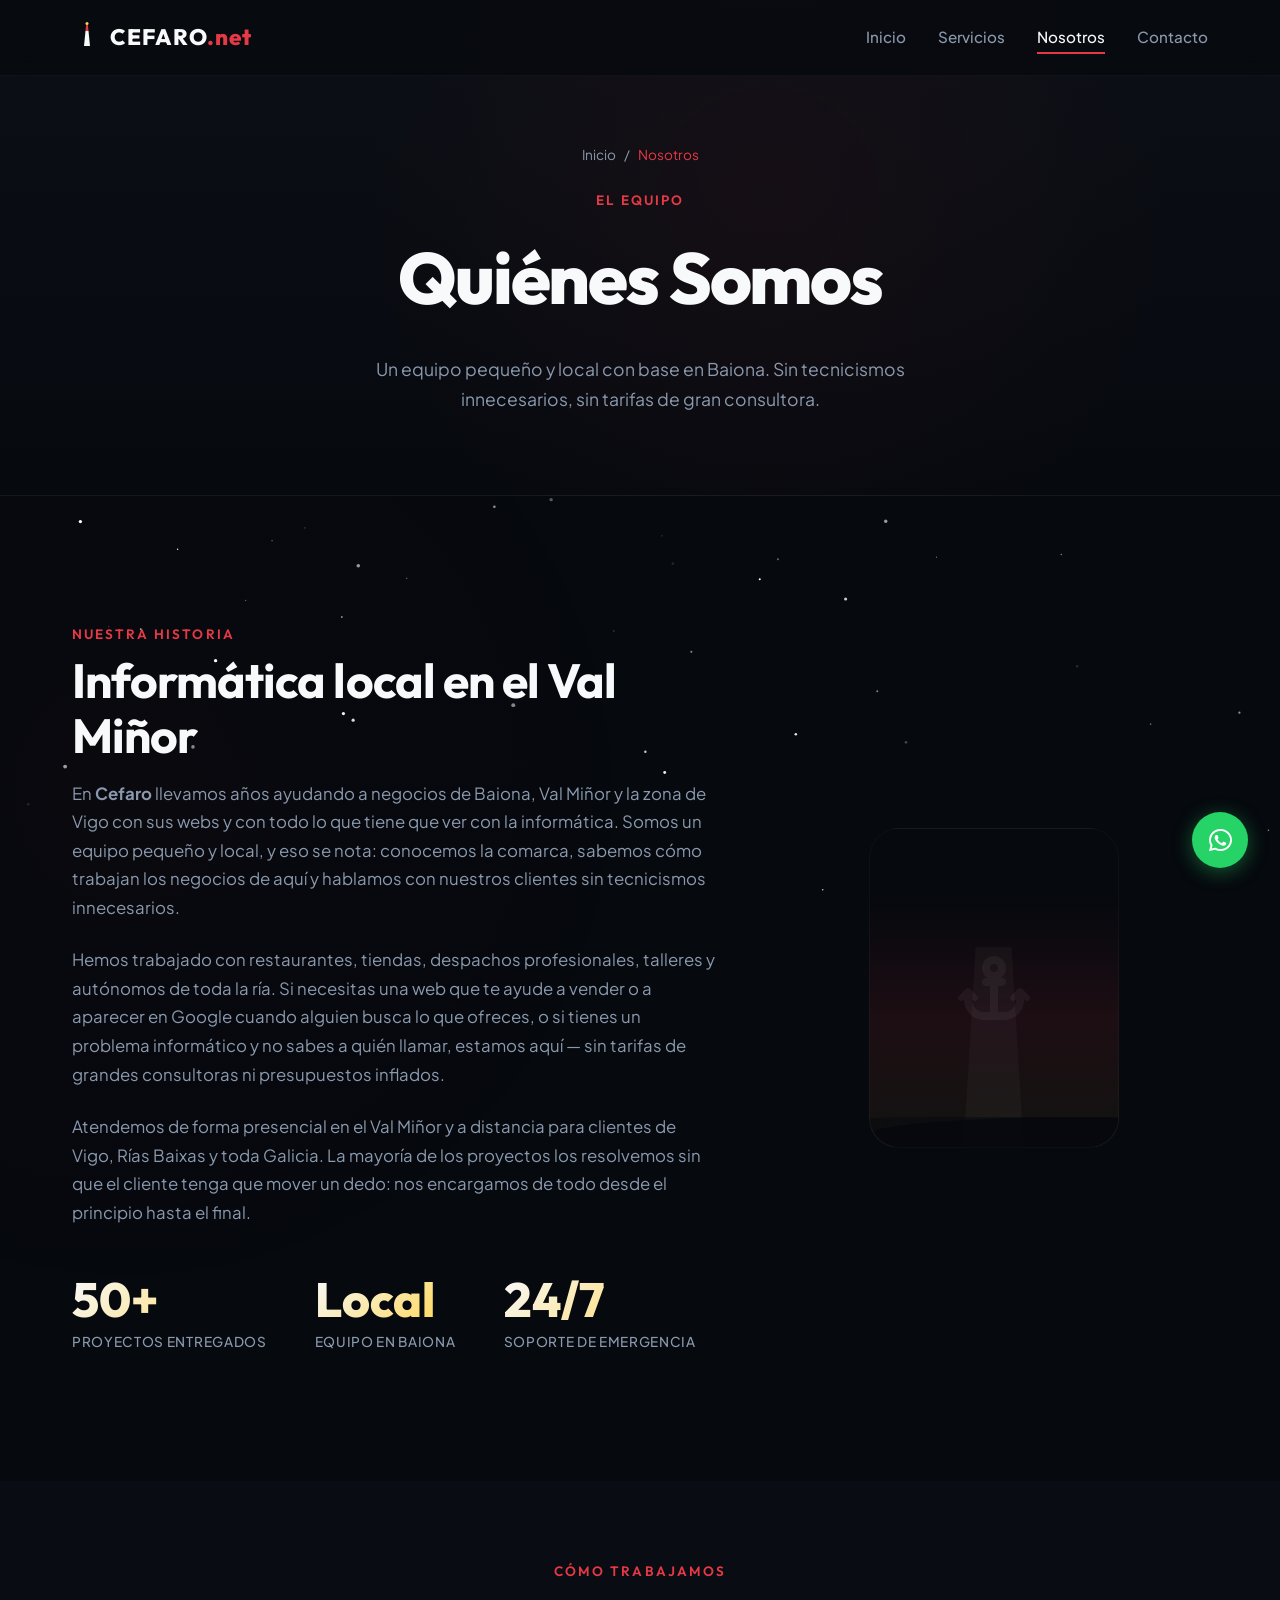
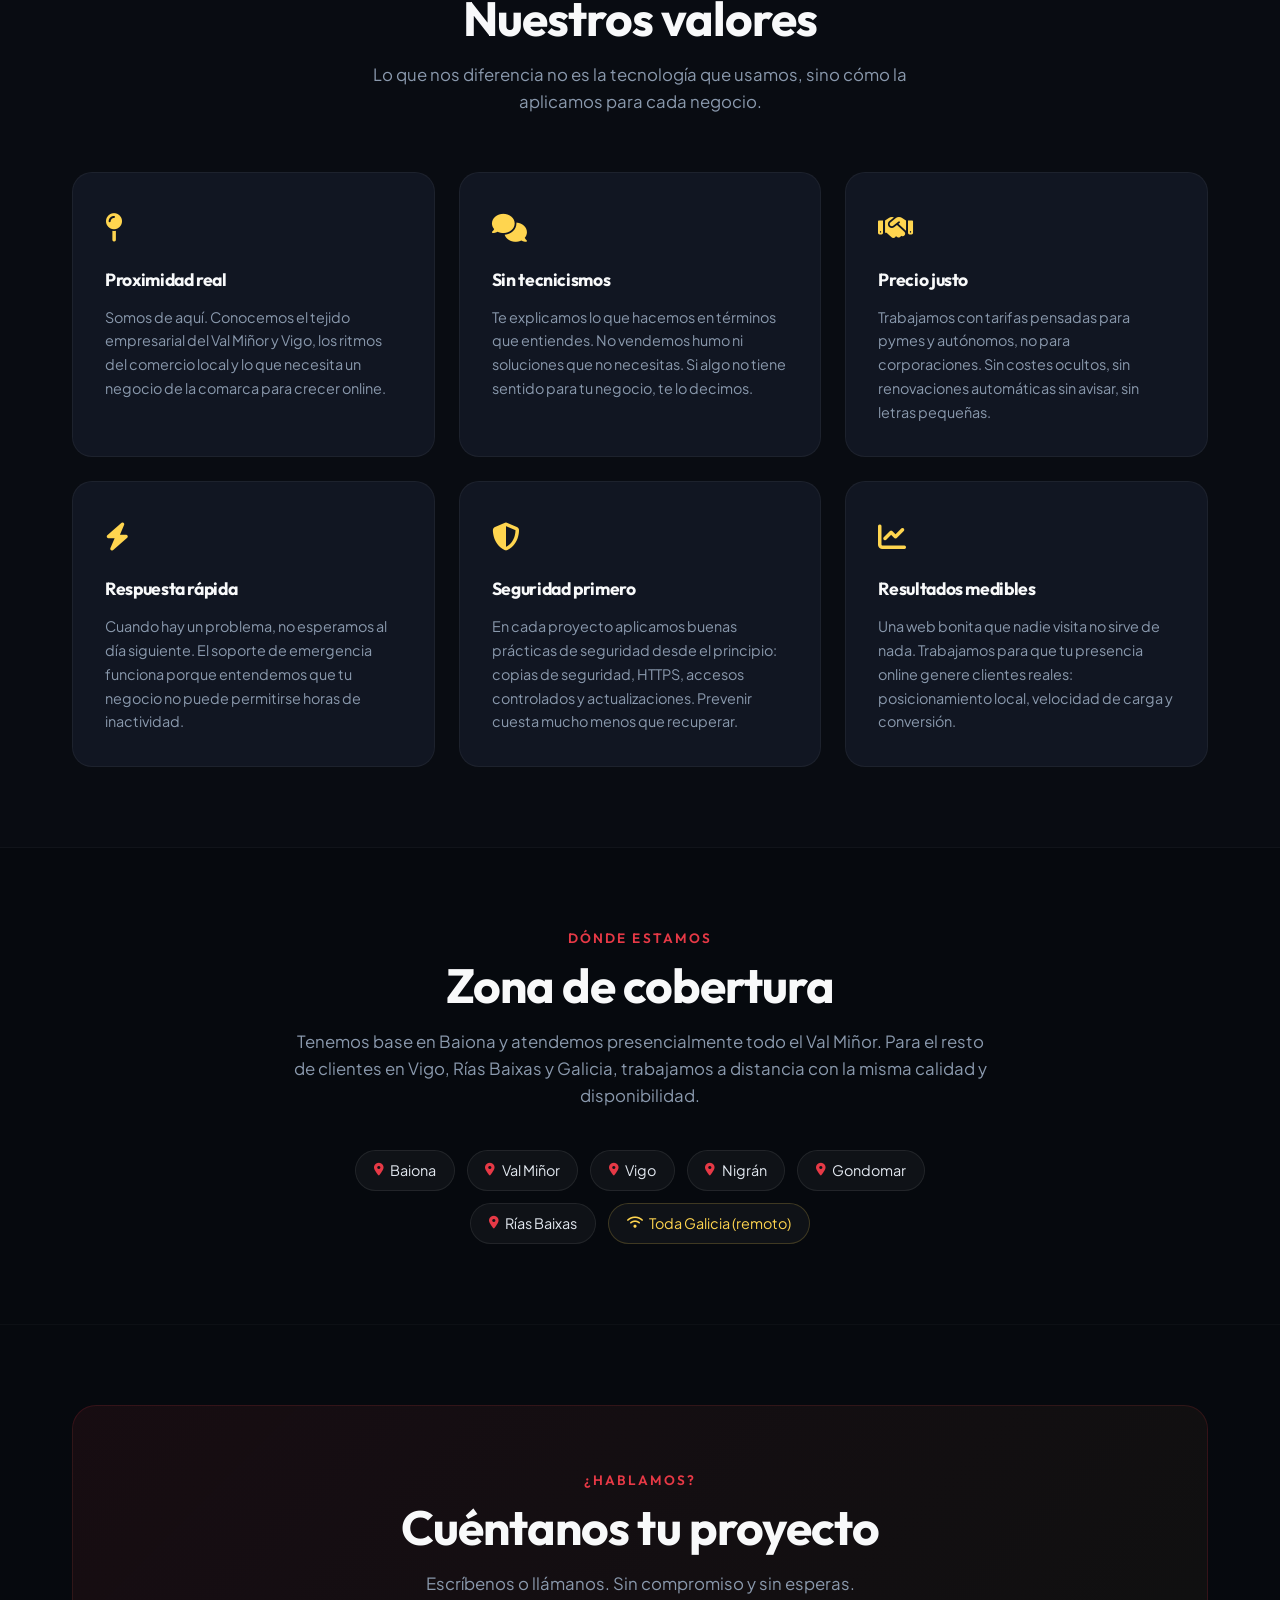
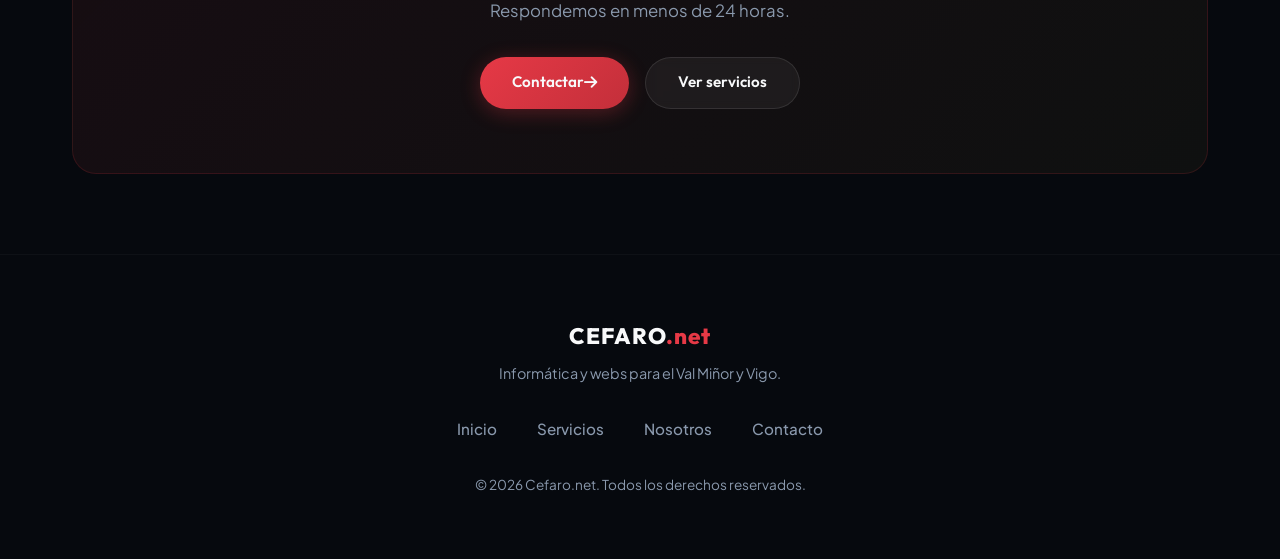
<file: nosotros/index.html>
<!DOCTYPE html>
<html lang="es">
<head>
    <meta charset="UTF-8">
    <meta name="viewport" content="width=device-width, initial-scale=1.0">

    <title>Quiénes Somos | Cefaro.net — Baiona, Val Miñor</title>
    <meta name="description" content="Conoce al equipo de Cefaro: empresa local de informática y desarrollo web en Baiona (Val Miñor). Ayudamos a negocios de Vigo y Rías Baixas.">
    <meta name="robots" content="index, follow">
    <meta name="referrer" content="strict-origin-when-cross-origin">
    <link rel="canonical" href="https://cefaro.net/nosotros/">
    <link rel="icon" href="/favicon.svg" type="image/svg+xml">
    <link rel="manifest" href="/manifest.json">

    <meta property="og:type" content="website">
    <meta property="og:url" content="https://cefaro.net/nosotros/">
    <meta property="og:title" content="Quiénes Somos — Cefaro.net">
    <meta property="og:description" content="Empresa local de informática y desarrollo web en Baiona (Val Miñor). Conoce nuestro enfoque y cómo trabajamos.">
    <meta property="og:image" content="https://cefaro.net/og-image.png">
    <meta property="og:locale" content="es_ES">
    <meta property="og:site_name" content="Cefaro.net">

    <script type="application/ld+json">
    {
      "@context": "https://schema.org",
      "@type": "AboutPage",
      "name": "Quiénes Somos — Cefaro.net",
      "url": "https://cefaro.net/nosotros/",
      "description": "Equipo local de informática y desarrollo web en Baiona, Val Miñor (Pontevedra).",
      "breadcrumb": {
        "@type": "BreadcrumbList",
        "itemListElement": [
          {"@type": "ListItem", "position": 1, "name": "Inicio", "item": "https://cefaro.net/"},
          {"@type": "ListItem", "position": 2, "name": "Nosotros", "item": "https://cefaro.net/nosotros/"}
        ]
      }
    }
    </script>

    <link rel="preconnect" href="https://fonts.googleapis.com">
    <link rel="preconnect" href="https://fonts.gstatic.com" crossorigin>
    <link rel="preconnect" href="https://cdnjs.cloudflare.com">
    <link href="https://fonts.googleapis.com/css2?family=Outfit:wght@300;400;600;800&family=Plus+Jakarta+Sans:wght@300;400;500;700&display=swap" rel="stylesheet">
    <link rel="stylesheet" href="https://cdnjs.cloudflare.com/ajax/libs/font-awesome/6.7.2/css/all.min.css">
    <link rel="stylesheet" href="../style.css">
</head>
<body>

    <canvas id="stars-canvas"></canvas>

    <header class="main-header">
        <div class="container header-container">
            <a href="/" class="logo">
                <span class="logo-icon">
                    <svg viewBox="0 0 100 100" width="30" height="30">
                        <polygon points="40,90 60,90 55,40 45,40" fill="#f8f9fa" />
                        <polygon points="45,40 55,40 53,20 47,20" fill="#e63946" />
                        <circle cx="50" cy="15" r="5" fill="#ffd54f" />
                    </svg>
                </span>
                <span class="logo-text">CEFARO<span class="dot">.net</span></span>
            </a>
            <nav class="nav-links" aria-label="Menú principal">
                <a href="/" class="nav-item">Inicio</a>
                <a href="/servicios/" class="nav-item">Servicios</a>
                <a href="/nosotros/" class="nav-item active">Nosotros</a>
                <a href="/contacto/" class="nav-item">Contacto</a>
            </nav>
            <div class="nav-toggle" id="nav-toggle">
                <span></span><span></span><span></span>
            </div>
        </div>
    </header>

    <!-- Page Hero -->
    <section class="page-hero">
        <div class="container">
            <nav class="breadcrumb" aria-label="Ruta de navegación">
                <a href="/">Inicio</a>
                <span>/</span>
                <span>Nosotros</span>
            </nav>
            <span class="section-subtitle">El equipo</span>
            <h1 class="page-hero-title">Quiénes Somos</h1>
            <p class="page-hero-desc">Un equipo pequeño y local con base en Baiona. Sin tecnicismos innecesarios, sin tarifas de gran consultora.</p>
        </div>
    </section>

    <main class="page-content">

        <!-- HISTORIA -->
        <section class="about-section">
            <div class="container">
                <div class="about-content">
                    <div class="about-text-column">
                        <span class="section-subtitle">Nuestra historia</span>
                        <h2 class="section-title">Informática local en el Val Miñor</h2>
                        <p>En <strong>Cefaro</strong> llevamos años ayudando a negocios de Baiona, Val Miñor y la zona de Vigo con sus webs y con todo lo que tiene que ver con la informática. Somos un equipo pequeño y local, y eso se nota: conocemos la comarca, sabemos cómo trabajan los negocios de aquí y hablamos con nuestros clientes sin tecnicismos innecesarios.</p>
                        <p>Hemos trabajado con restaurantes, tiendas, despachos profesionales, talleres y autónomos de toda la ría. Si necesitas una web que te ayude a vender o a aparecer en Google cuando alguien busca lo que ofreces, o si tienes un problema informático y no sabes a quién llamar, estamos aquí — sin tarifas de grandes consultoras ni presupuestos inflados.</p>
                        <p>Atendemos de forma presencial en el Val Miñor y a distancia para clientes de Vigo, Rías Baixas y toda Galicia. La mayoría de los proyectos los resolvemos sin que el cliente tenga que mover un dedo: nos encargamos de todo desde el principio hasta el final.</p>
                        <div class="metrics">
                            <div class="metric-item">
                                <span class="metric-num">50+</span>
                                <span class="metric-label">Proyectos entregados</span>
                            </div>
                            <div class="metric-item">
                                <span class="metric-num">Local</span>
                                <span class="metric-label">Equipo en Baiona</span>
                            </div>
                            <div class="metric-item">
                                <span class="metric-num">24/7</span>
                                <span class="metric-label">Soporte de emergencia</span>
                            </div>
                        </div>
                    </div>
                    <div class="about-visual-column">
                        <div class="faro-silhouette-wrapper">
                            <div class="ocean-wave wave1"></div>
                            <div class="ocean-wave wave2"></div>
                            <i class="fa-solid fa-anchor anchor-decor"></i>
                        </div>
                    </div>
                </div>
            </div>
        </section>

        <!-- VALORES -->
        <section class="catalog-section catalog-section--alt">
            <div class="container">
                <div style="text-align:center; max-width:600px; margin:0 auto 3.5rem;">
                    <span class="section-subtitle">Cómo trabajamos</span>
                    <h2 class="section-title">Nuestros valores</h2>
                    <p class="section-desc">Lo que nos diferencia no es la tecnología que usamos, sino cómo la aplicamos para cada negocio.</p>
                </div>
                <div class="values-grid">
                    <div class="value-card">
                        <div class="value-icon"><i class="fa-solid fa-map-pin"></i></div>
                        <h3>Proximidad real</h3>
                        <p>Somos de aquí. Conocemos el tejido empresarial del Val Miñor y Vigo, los ritmos del comercio local y lo que necesita un negocio de la comarca para crecer online.</p>
                    </div>
                    <div class="value-card">
                        <div class="value-icon"><i class="fa-solid fa-comments"></i></div>
                        <h3>Sin tecnicismos</h3>
                        <p>Te explicamos lo que hacemos en términos que entiendes. No vendemos humo ni soluciones que no necesitas. Si algo no tiene sentido para tu negocio, te lo decimos.</p>
                    </div>
                    <div class="value-card">
                        <div class="value-icon"><i class="fa-solid fa-handshake"></i></div>
                        <h3>Precio justo</h3>
                        <p>Trabajamos con tarifas pensadas para pymes y autónomos, no para corporaciones. Sin costes ocultos, sin renovaciones automáticas sin avisar, sin letras pequeñas.</p>
                    </div>
                    <div class="value-card">
                        <div class="value-icon"><i class="fa-solid fa-bolt"></i></div>
                        <h3>Respuesta rápida</h3>
                        <p>Cuando hay un problema, no esperamos al día siguiente. El soporte de emergencia funciona porque entendemos que tu negocio no puede permitirse horas de inactividad.</p>
                    </div>
                    <div class="value-card">
                        <div class="value-icon"><i class="fa-solid fa-shield-halved"></i></div>
                        <h3>Seguridad primero</h3>
                        <p>En cada proyecto aplicamos buenas prácticas de seguridad desde el principio: copias de seguridad, HTTPS, accesos controlados y actualizaciones. Prevenir cuesta mucho menos que recuperar.</p>
                    </div>
                    <div class="value-card">
                        <div class="value-icon"><i class="fa-solid fa-chart-line"></i></div>
                        <h3>Resultados medibles</h3>
                        <p>Una web bonita que nadie visita no sirve de nada. Trabajamos para que tu presencia online genere clientes reales: posicionamiento local, velocidad de carga y conversión.</p>
                    </div>
                </div>
            </div>
        </section>

        <!-- ZONA DE COBERTURA -->
        <section class="catalog-section">
            <div class="container">
                <div style="max-width:700px; margin:0 auto; text-align:center;">
                    <span class="section-subtitle">Dónde estamos</span>
                    <h2 class="section-title">Zona de cobertura</h2>
                    <p class="section-desc" style="margin-bottom:2.5rem;">Tenemos base en Baiona y atendemos presencialmente todo el Val Miñor. Para el resto de clientes en Vigo, Rías Baixas y Galicia, trabajamos a distancia con la misma calidad y disponibilidad.</p>
                    <div class="coverage-tags">
                        <span class="coverage-tag"><i class="fa-solid fa-location-dot"></i> Baiona</span>
                        <span class="coverage-tag"><i class="fa-solid fa-location-dot"></i> Val Miñor</span>
                        <span class="coverage-tag"><i class="fa-solid fa-location-dot"></i> Vigo</span>
                        <span class="coverage-tag"><i class="fa-solid fa-location-dot"></i> Nigrán</span>
                        <span class="coverage-tag"><i class="fa-solid fa-location-dot"></i> Gondomar</span>
                        <span class="coverage-tag"><i class="fa-solid fa-location-dot"></i> Rías Baixas</span>
                        <span class="coverage-tag coverage-tag--remote"><i class="fa-solid fa-wifi"></i> Toda Galicia (remoto)</span>
                    </div>
                </div>
            </div>
        </section>

        <!-- CTA -->
        <section class="page-cta-section">
            <div class="container">
                <div class="page-cta-box">
                    <span class="section-subtitle">¿Hablamos?</span>
                    <h2 class="section-title">Cuéntanos tu proyecto</h2>
                    <p>Escríbenos o llámanos. Sin compromiso y sin esperas. Respondemos en menos de 24 horas.</p>
                    <div class="hero-cta" style="justify-content: center; margin-top: 2rem;">
                        <a href="/contacto/" class="btn btn-primary">Contactar <i class="fa-solid fa-arrow-right"></i></a>
                        <a href="/servicios/" class="btn btn-secondary">Ver servicios</a>
                    </div>
                </div>
            </div>
        </section>

    </main>

    <footer class="main-footer">
        <div class="container footer-container">
            <div class="footer-brand">
                <span class="logo-text">CEFARO<span class="dot">.net</span></span>
                <p>Informática y webs para el Val Miñor y Vigo.</p>
            </div>
            <div class="footer-links">
                <a href="/">Inicio</a>
                <a href="/servicios/">Servicios</a>
                <a href="/nosotros/">Nosotros</a>
                <a href="/contacto/">Contacto</a>
            </div>
            <div class="footer-copy">
                <p>&copy; 2026 Cefaro.net. Todos los derechos reservados.</p>
            </div>
        </div>
    </footer>

    <!-- TODO: reemplaza 34000000000 con tu número de WhatsApp Business real -->
    <a href="https://wa.me/34000000000" class="whatsapp-fab" target="_blank" rel="noopener" aria-label="Contactar por WhatsApp">
        <i class="fa-brands fa-whatsapp"></i>
    </a>

    <script src="../script.js" defer></script>
</body>
</html>
</file>
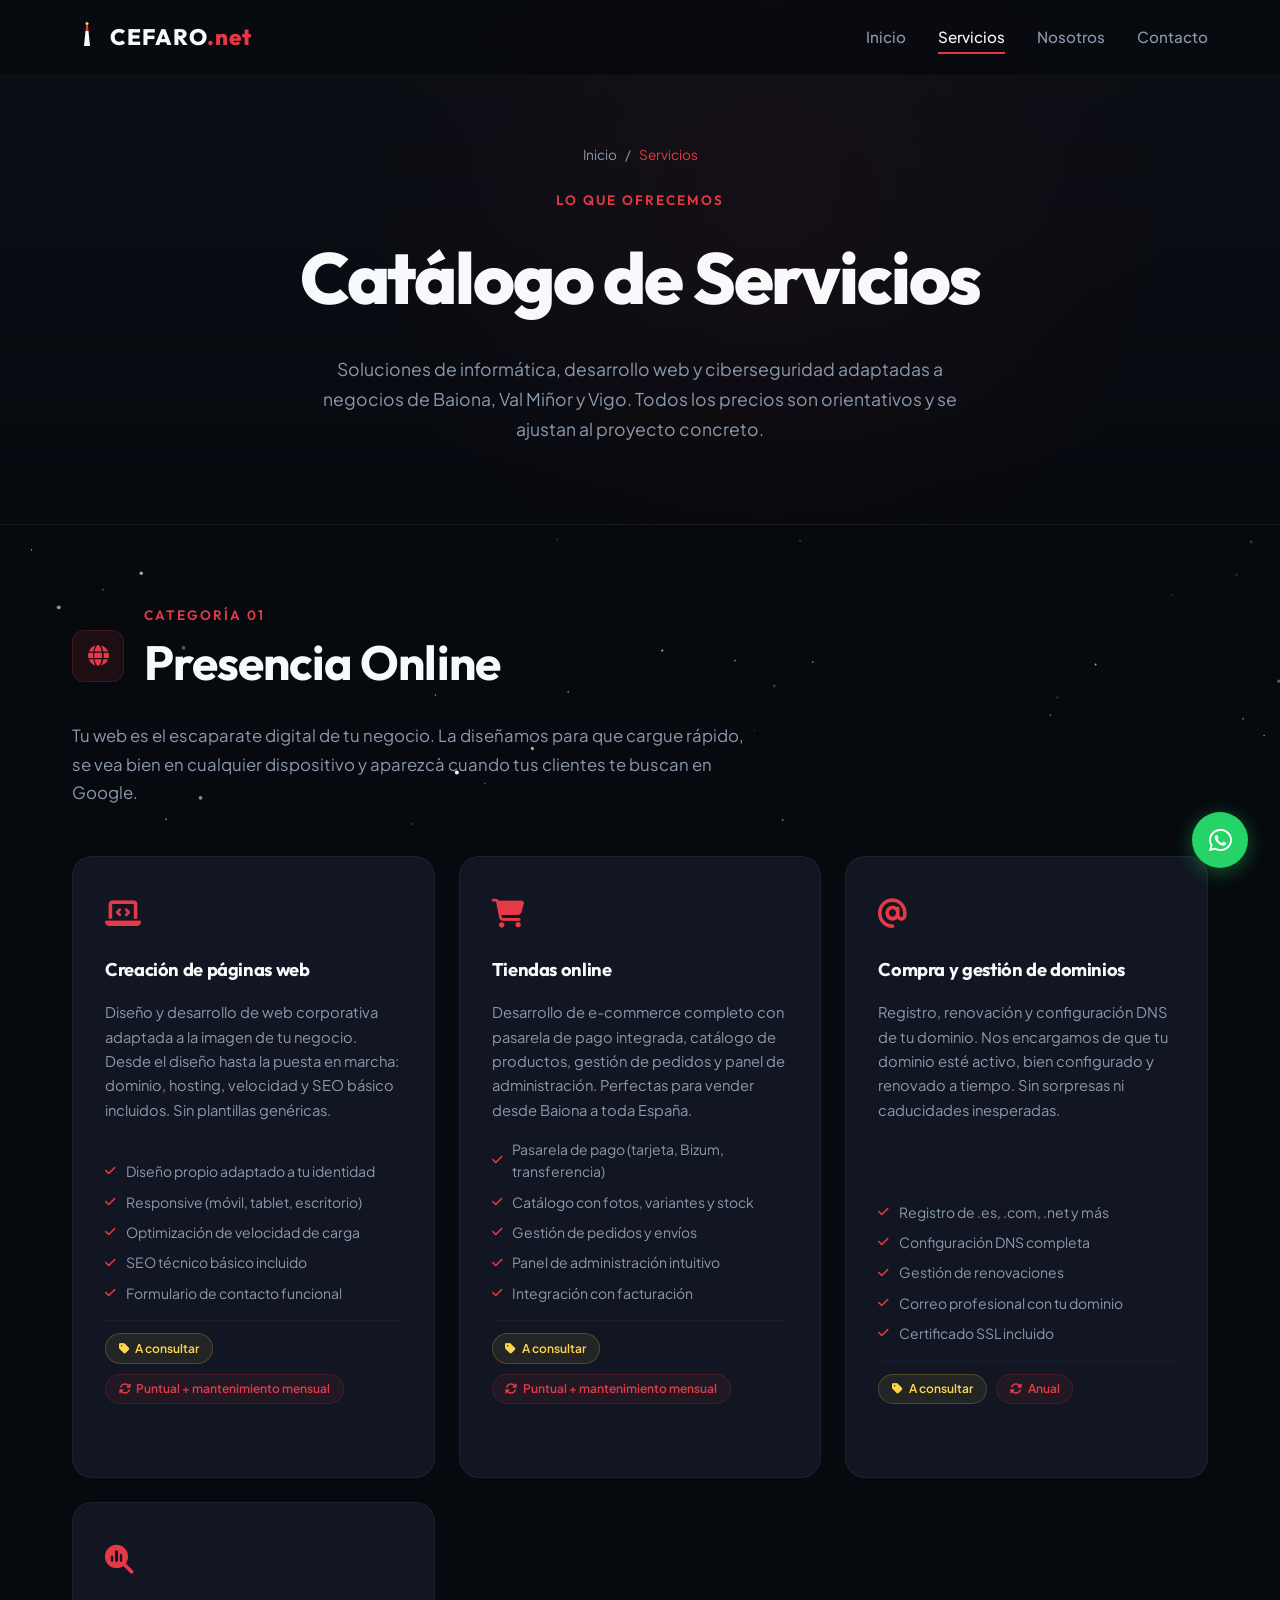
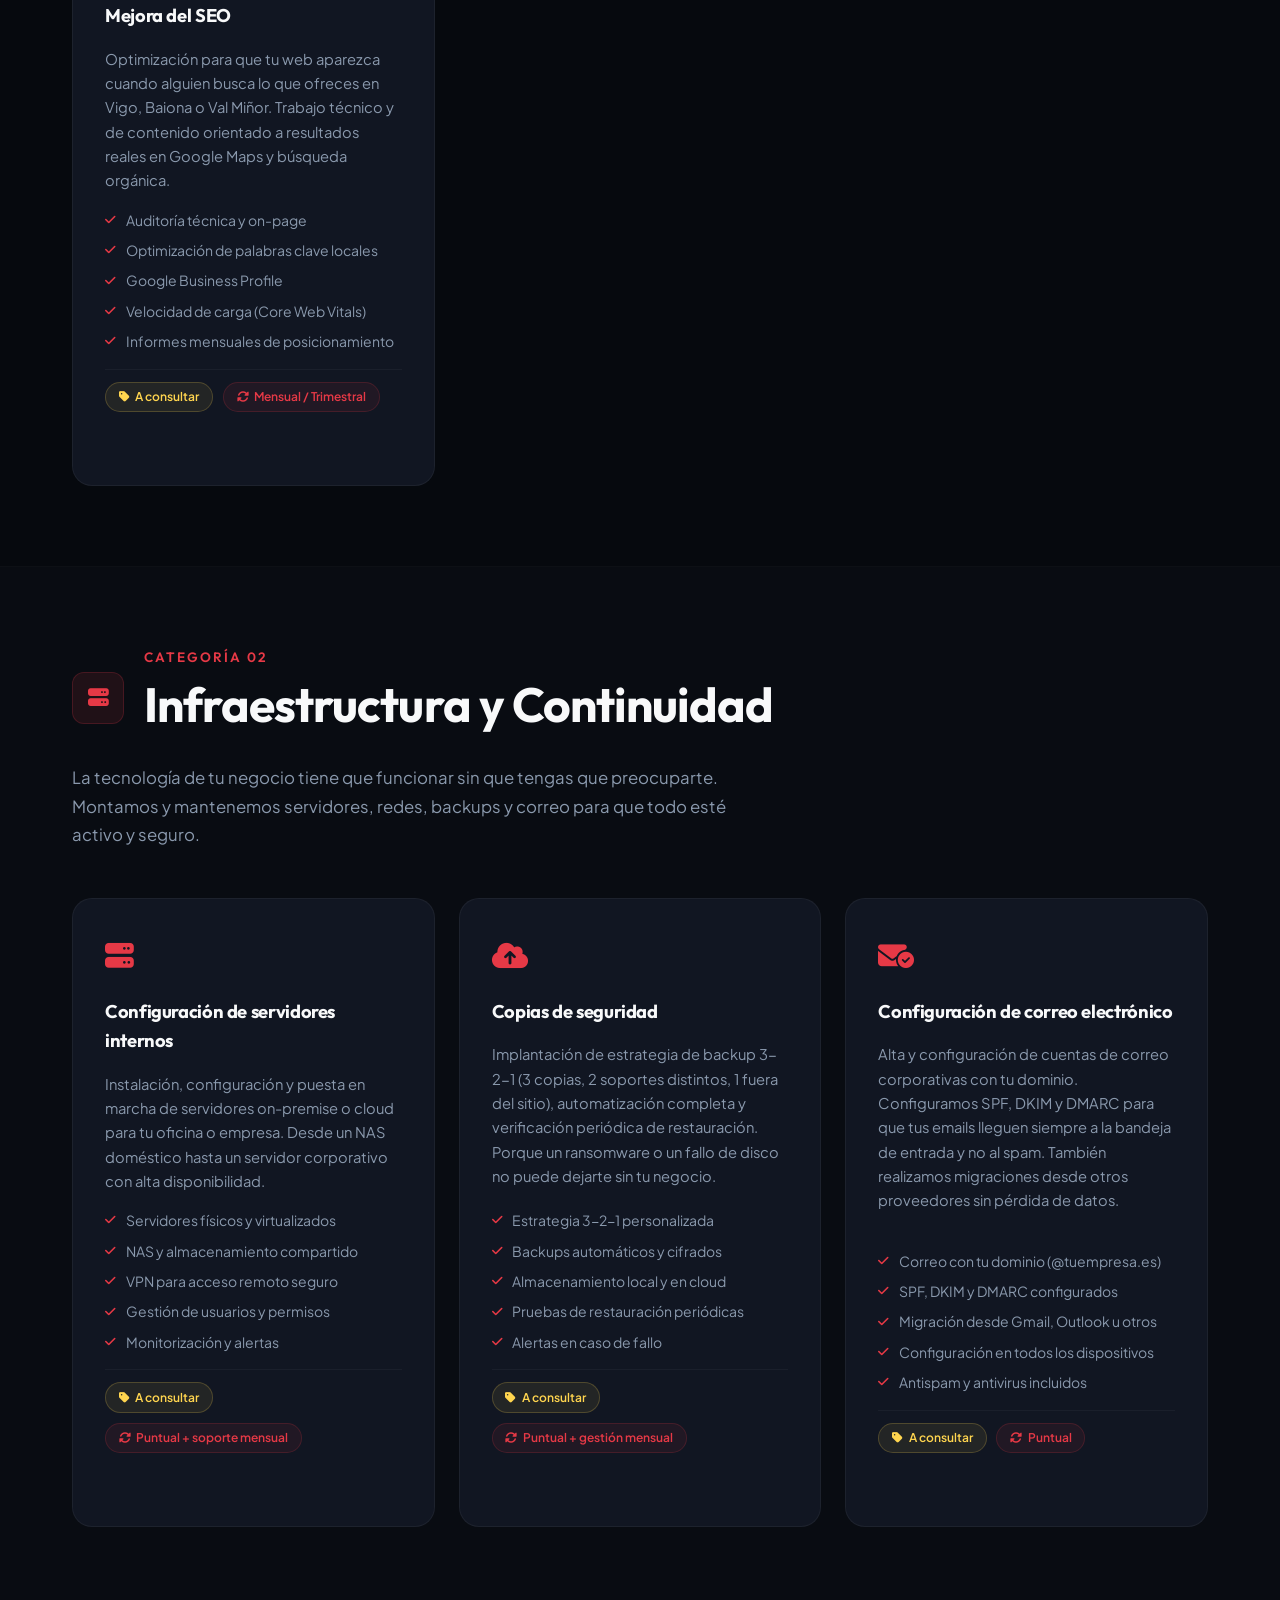
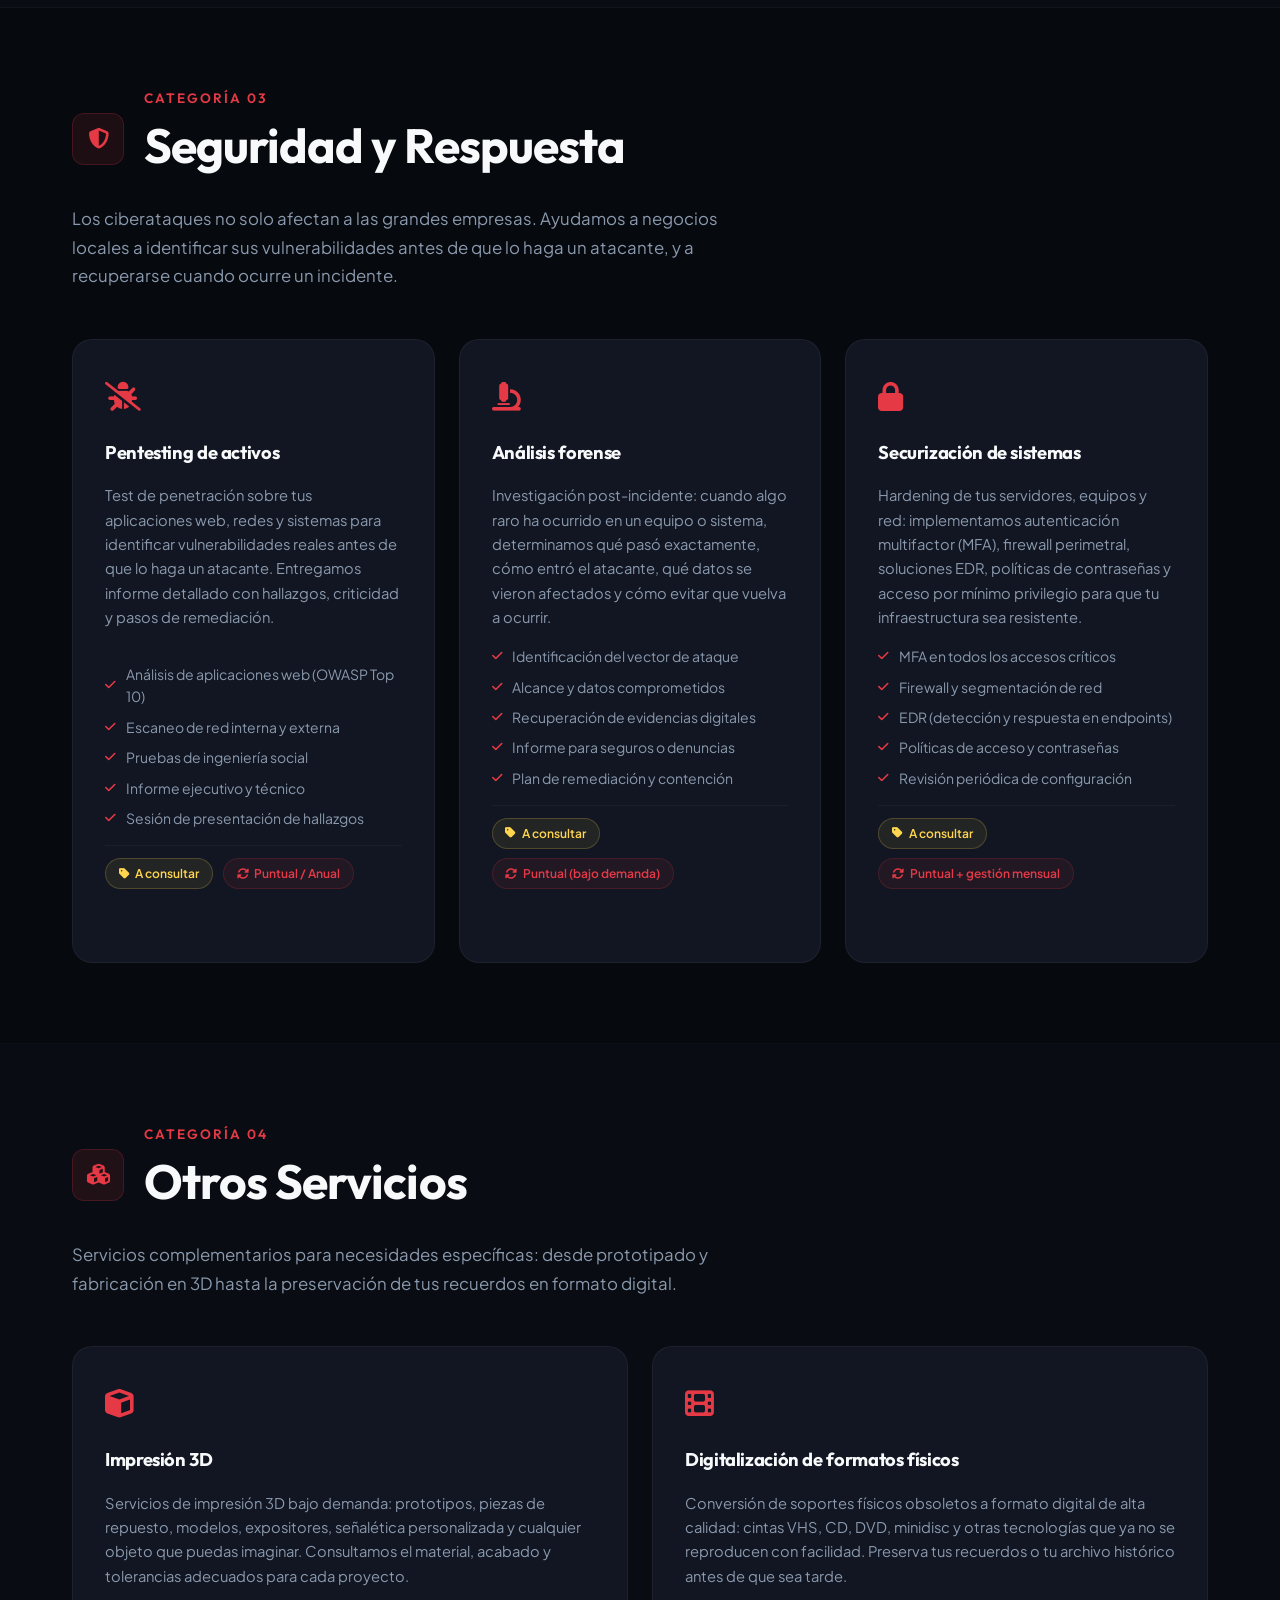
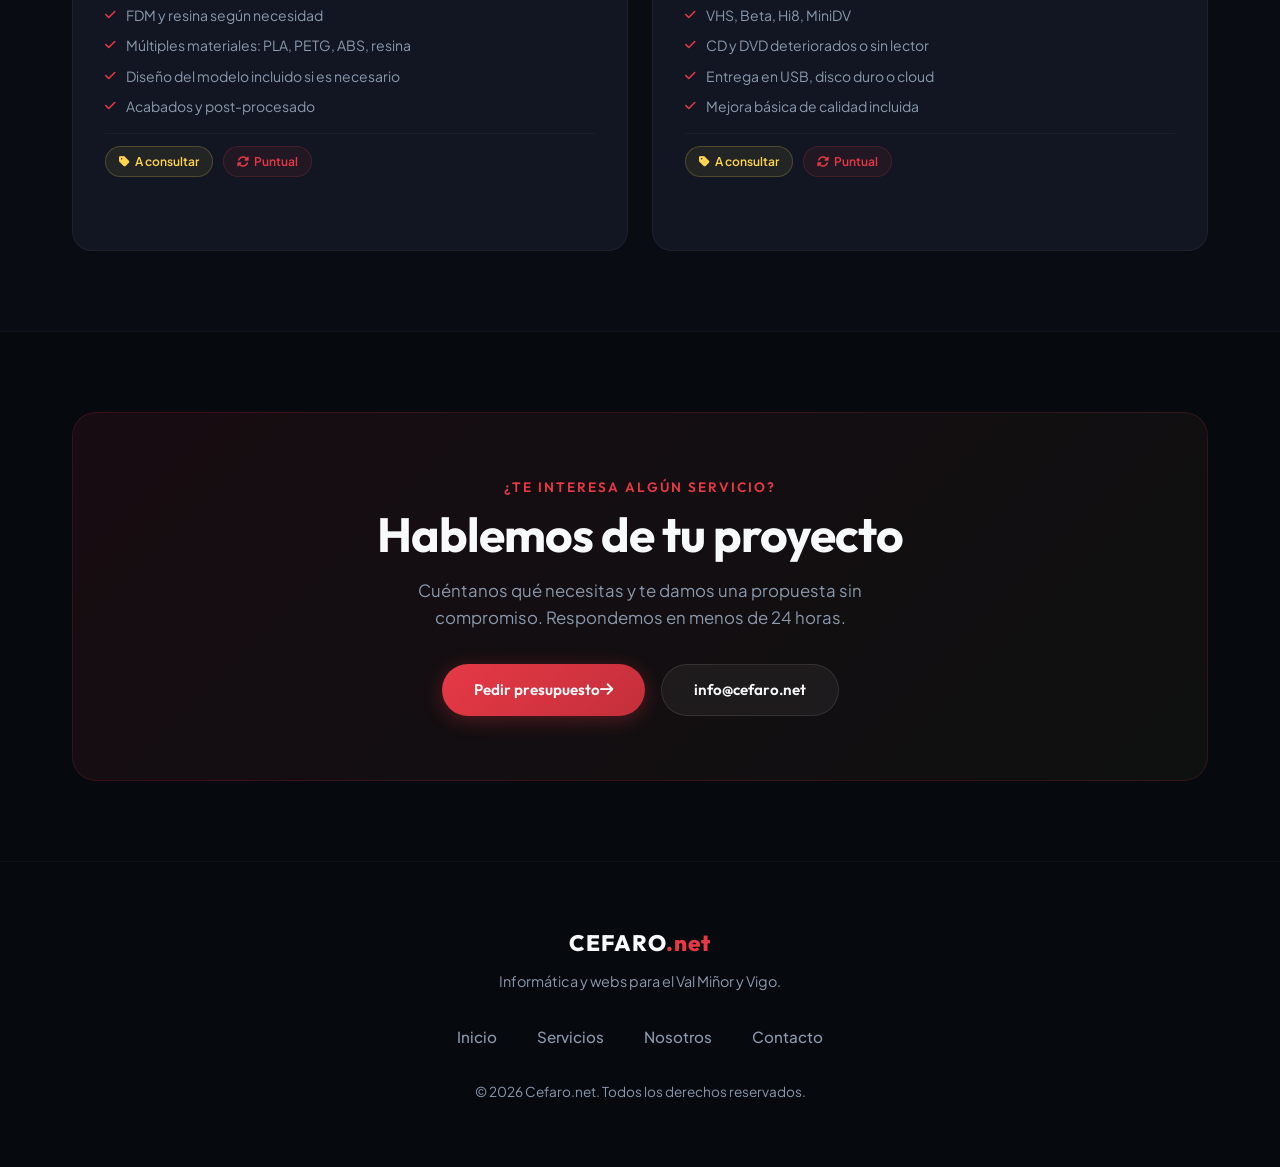
<file: servicios/index.html>
<!DOCTYPE html>
<html lang="es">
<head>
    <meta charset="UTF-8">
    <meta name="viewport" content="width=device-width, initial-scale=1.0">

    <title>Servicios | Cefaro.net — Informática en Baiona</title>
    <meta name="description" content="Catálogo de servicios de Cefaro: diseño web, tiendas online, SEO local, servidores, copias de seguridad, pentesting e impresión 3D en Baiona y Vigo.">
    <meta name="robots" content="index, follow">
    <meta name="referrer" content="strict-origin-when-cross-origin">
    <link rel="canonical" href="https://cefaro.net/servicios/">
    <link rel="icon" href="/favicon.svg" type="image/svg+xml">
    <link rel="manifest" href="/manifest.json">

    <meta property="og:type" content="website">
    <meta property="og:url" content="https://cefaro.net/servicios/">
    <meta property="og:title" content="Servicios — Cefaro.net">
    <meta property="og:description" content="Diseño web, SEO local, ciberseguridad, servidores e informática para negocios de Baiona, Val Miñor y Vigo.">
    <meta property="og:image" content="https://cefaro.net/og-image.png">
    <meta property="og:locale" content="es_ES">
    <meta property="og:site_name" content="Cefaro.net">

    <script type="application/ld+json">
    {
      "@context": "https://schema.org",
      "@type": "CollectionPage",
      "name": "Catálogo de Servicios — Cefaro.net",
      "url": "https://cefaro.net/servicios/",
      "description": "Servicios de informática, desarrollo web, SEO y ciberseguridad para negocios de Baiona, Val Miñor y Vigo.",
      "breadcrumb": {
        "@type": "BreadcrumbList",
        "itemListElement": [
          {"@type": "ListItem", "position": 1, "name": "Inicio", "item": "https://cefaro.net/"},
          {"@type": "ListItem", "position": 2, "name": "Servicios", "item": "https://cefaro.net/servicios/"}
        ]
      }
    }
    </script>

    <link rel="preconnect" href="https://fonts.googleapis.com">
    <link rel="preconnect" href="https://fonts.gstatic.com" crossorigin>
    <link rel="preconnect" href="https://cdnjs.cloudflare.com">
    <link href="https://fonts.googleapis.com/css2?family=Outfit:wght@300;400;600;800&family=Plus+Jakarta+Sans:wght@300;400;500;700&display=swap" rel="stylesheet">
    <link rel="stylesheet" href="https://cdnjs.cloudflare.com/ajax/libs/font-awesome/6.7.2/css/all.min.css">
    <link rel="stylesheet" href="../style.css">
</head>
<body>

    <canvas id="stars-canvas"></canvas>

    <header class="main-header">
        <div class="container header-container">
            <a href="/" class="logo">
                <span class="logo-icon">
                    <svg viewBox="0 0 100 100" width="30" height="30">
                        <polygon points="40,90 60,90 55,40 45,40" fill="#f8f9fa" />
                        <polygon points="45,40 55,40 53,20 47,20" fill="#e63946" />
                        <circle cx="50" cy="15" r="5" fill="#ffd54f" />
                    </svg>
                </span>
                <span class="logo-text">CEFARO<span class="dot">.net</span></span>
            </a>
            <nav class="nav-links" aria-label="Menú principal">
                <a href="/" class="nav-item">Inicio</a>
                <a href="/servicios/" class="nav-item active">Servicios</a>
                <a href="/nosotros/" class="nav-item">Nosotros</a>
                <a href="/contacto/" class="nav-item">Contacto</a>
            </nav>
            <div class="nav-toggle" id="nav-toggle">
                <span></span><span></span><span></span>
            </div>
        </div>
    </header>

    <!-- Page Hero -->
    <section class="page-hero">
        <div class="container">
            <nav class="breadcrumb" aria-label="Ruta de navegación">
                <a href="/">Inicio</a>
                <span>/</span>
                <span>Servicios</span>
            </nav>
            <span class="section-subtitle">Lo que ofrecemos</span>
            <h1 class="page-hero-title">Catálogo de Servicios</h1>
            <p class="page-hero-desc">Soluciones de informática, desarrollo web y ciberseguridad adaptadas a negocios de Baiona, Val Miñor y Vigo. Todos los precios son orientativos y se ajustan al proyecto concreto.</p>
        </div>
    </section>

    <main class="page-content">

        <!-- PRESENCIA ONLINE -->
        <section class="catalog-section">
            <div class="container">
                <div class="catalog-category-header">
                    <div class="category-icon-wrap"><i class="fa-solid fa-globe"></i></div>
                    <div>
                        <span class="section-subtitle">Categoría 01</span>
                        <h2 class="section-title">Presencia Online</h2>
                    </div>
                </div>
                <p class="section-desc catalog-intro">Tu web es el escaparate digital de tu negocio. La diseñamos para que cargue rápido, se vea bien en cualquier dispositivo y aparezca cuando tus clientes te buscan en Google.</p>

                <div class="catalog-grid">

                    <div class="catalog-card">
                        <div class="catalog-card-icon"><i class="fa-solid fa-laptop-code"></i></div>
                        <h3 class="catalog-card-name">Creación de páginas web</h3>
                        <p class="catalog-card-desc">Diseño y desarrollo de web corporativa adaptada a la imagen de tu negocio. Desde el diseño hasta la puesta en marcha: dominio, hosting, velocidad y SEO básico incluidos. Sin plantillas genéricas.</p>
                        <ul class="catalog-card-features">
                            <li><i class="fa-solid fa-check"></i> Diseño propio adaptado a tu identidad</li>
                            <li><i class="fa-solid fa-check"></i> Responsive (móvil, tablet, escritorio)</li>
                            <li><i class="fa-solid fa-check"></i> Optimización de velocidad de carga</li>
                            <li><i class="fa-solid fa-check"></i> SEO técnico básico incluido</li>
                            <li><i class="fa-solid fa-check"></i> Formulario de contacto funcional</li>
                        </ul>
                        <div class="catalog-card-meta">
                            <span class="badge badge-price"><i class="fa-solid fa-tag"></i> A consultar</span>
                            <span class="badge badge-recurrence"><i class="fa-solid fa-rotate"></i> Puntual + mantenimiento mensual</span>
                        </div>
                    </div>

                    <div class="catalog-card">
                        <div class="catalog-card-icon"><i class="fa-solid fa-cart-shopping"></i></div>
                        <h3 class="catalog-card-name">Tiendas online</h3>
                        <p class="catalog-card-desc">Desarrollo de e-commerce completo con pasarela de pago integrada, catálogo de productos, gestión de pedidos y panel de administración. Perfectas para vender desde Baiona a toda España.</p>
                        <ul class="catalog-card-features">
                            <li><i class="fa-solid fa-check"></i> Pasarela de pago (tarjeta, Bizum, transferencia)</li>
                            <li><i class="fa-solid fa-check"></i> Catálogo con fotos, variantes y stock</li>
                            <li><i class="fa-solid fa-check"></i> Gestión de pedidos y envíos</li>
                            <li><i class="fa-solid fa-check"></i> Panel de administración intuitivo</li>
                            <li><i class="fa-solid fa-check"></i> Integración con facturación</li>
                        </ul>
                        <div class="catalog-card-meta">
                            <span class="badge badge-price"><i class="fa-solid fa-tag"></i> A consultar</span>
                            <span class="badge badge-recurrence"><i class="fa-solid fa-rotate"></i> Puntual + mantenimiento mensual</span>
                        </div>
                    </div>

                    <div class="catalog-card">
                        <div class="catalog-card-icon"><i class="fa-solid fa-at"></i></div>
                        <h3 class="catalog-card-name">Compra y gestión de dominios</h3>
                        <p class="catalog-card-desc">Registro, renovación y configuración DNS de tu dominio. Nos encargamos de que tu dominio esté activo, bien configurado y renovado a tiempo. Sin sorpresas ni caducidades inesperadas.</p>
                        <ul class="catalog-card-features">
                            <li><i class="fa-solid fa-check"></i> Registro de .es, .com, .net y más</li>
                            <li><i class="fa-solid fa-check"></i> Configuración DNS completa</li>
                            <li><i class="fa-solid fa-check"></i> Gestión de renovaciones</li>
                            <li><i class="fa-solid fa-check"></i> Correo profesional con tu dominio</li>
                            <li><i class="fa-solid fa-check"></i> Certificado SSL incluido</li>
                        </ul>
                        <div class="catalog-card-meta">
                            <span class="badge badge-price"><i class="fa-solid fa-tag"></i> A consultar</span>
                            <span class="badge badge-recurrence"><i class="fa-solid fa-rotate"></i> Anual</span>
                        </div>
                    </div>

                    <div class="catalog-card">
                        <div class="catalog-card-icon"><i class="fa-solid fa-magnifying-glass-chart"></i></div>
                        <h3 class="catalog-card-name">Mejora del SEO</h3>
                        <p class="catalog-card-desc">Optimización para que tu web aparezca cuando alguien busca lo que ofreces en Vigo, Baiona o Val Miñor. Trabajo técnico y de contenido orientado a resultados reales en Google Maps y búsqueda orgánica.</p>
                        <ul class="catalog-card-features">
                            <li><i class="fa-solid fa-check"></i> Auditoría técnica y on-page</li>
                            <li><i class="fa-solid fa-check"></i> Optimización de palabras clave locales</li>
                            <li><i class="fa-solid fa-check"></i> Google Business Profile</li>
                            <li><i class="fa-solid fa-check"></i> Velocidad de carga (Core Web Vitals)</li>
                            <li><i class="fa-solid fa-check"></i> Informes mensuales de posicionamiento</li>
                        </ul>
                        <div class="catalog-card-meta">
                            <span class="badge badge-price"><i class="fa-solid fa-tag"></i> A consultar</span>
                            <span class="badge badge-recurrence"><i class="fa-solid fa-rotate"></i> Mensual / Trimestral</span>
                        </div>
                    </div>

                </div>
            </div>
        </section>

        <!-- INFRAESTRUCTURA Y CONTINUIDAD -->
        <section class="catalog-section catalog-section--alt">
            <div class="container">
                <div class="catalog-category-header">
                    <div class="category-icon-wrap"><i class="fa-solid fa-server"></i></div>
                    <div>
                        <span class="section-subtitle">Categoría 02</span>
                        <h2 class="section-title">Infraestructura y Continuidad</h2>
                    </div>
                </div>
                <p class="section-desc catalog-intro">La tecnología de tu negocio tiene que funcionar sin que tengas que preocuparte. Montamos y mantenemos servidores, redes, backups y correo para que todo esté activo y seguro.</p>

                <div class="catalog-grid">

                    <div class="catalog-card">
                        <div class="catalog-card-icon"><i class="fa-solid fa-server"></i></div>
                        <h3 class="catalog-card-name">Configuración de servidores internos</h3>
                        <p class="catalog-card-desc">Instalación, configuración y puesta en marcha de servidores on-premise o cloud para tu oficina o empresa. Desde un NAS doméstico hasta un servidor corporativo con alta disponibilidad.</p>
                        <ul class="catalog-card-features">
                            <li><i class="fa-solid fa-check"></i> Servidores físicos y virtualizados</li>
                            <li><i class="fa-solid fa-check"></i> NAS y almacenamiento compartido</li>
                            <li><i class="fa-solid fa-check"></i> VPN para acceso remoto seguro</li>
                            <li><i class="fa-solid fa-check"></i> Gestión de usuarios y permisos</li>
                            <li><i class="fa-solid fa-check"></i> Monitorización y alertas</li>
                        </ul>
                        <div class="catalog-card-meta">
                            <span class="badge badge-price"><i class="fa-solid fa-tag"></i> A consultar</span>
                            <span class="badge badge-recurrence"><i class="fa-solid fa-rotate"></i> Puntual + soporte mensual</span>
                        </div>
                    </div>

                    <div class="catalog-card">
                        <div class="catalog-card-icon"><i class="fa-solid fa-cloud-arrow-up"></i></div>
                        <h3 class="catalog-card-name">Copias de seguridad</h3>
                        <p class="catalog-card-desc">Implantación de estrategia de backup 3-2-1 (3 copias, 2 soportes distintos, 1 fuera del sitio), automatización completa y verificación periódica de restauración. Porque un ransomware o un fallo de disco no puede dejarte sin tu negocio.</p>
                        <ul class="catalog-card-features">
                            <li><i class="fa-solid fa-check"></i> Estrategia 3-2-1 personalizada</li>
                            <li><i class="fa-solid fa-check"></i> Backups automáticos y cifrados</li>
                            <li><i class="fa-solid fa-check"></i> Almacenamiento local y en cloud</li>
                            <li><i class="fa-solid fa-check"></i> Pruebas de restauración periódicas</li>
                            <li><i class="fa-solid fa-check"></i> Alertas en caso de fallo</li>
                        </ul>
                        <div class="catalog-card-meta">
                            <span class="badge badge-price"><i class="fa-solid fa-tag"></i> A consultar</span>
                            <span class="badge badge-recurrence"><i class="fa-solid fa-rotate"></i> Puntual + gestión mensual</span>
                        </div>
                    </div>

                    <div class="catalog-card">
                        <div class="catalog-card-icon"><i class="fa-solid fa-envelope-circle-check"></i></div>
                        <h3 class="catalog-card-name">Configuración de correo electrónico</h3>
                        <p class="catalog-card-desc">Alta y configuración de cuentas de correo corporativas con tu dominio. Configuramos SPF, DKIM y DMARC para que tus emails lleguen siempre a la bandeja de entrada y no al spam. También realizamos migraciones desde otros proveedores sin pérdida de datos.</p>
                        <ul class="catalog-card-features">
                            <li><i class="fa-solid fa-check"></i> Correo con tu dominio (@tuempresa.es)</li>
                            <li><i class="fa-solid fa-check"></i> SPF, DKIM y DMARC configurados</li>
                            <li><i class="fa-solid fa-check"></i> Migración desde Gmail, Outlook u otros</li>
                            <li><i class="fa-solid fa-check"></i> Configuración en todos los dispositivos</li>
                            <li><i class="fa-solid fa-check"></i> Antispam y antivirus incluidos</li>
                        </ul>
                        <div class="catalog-card-meta">
                            <span class="badge badge-price"><i class="fa-solid fa-tag"></i> A consultar</span>
                            <span class="badge badge-recurrence"><i class="fa-solid fa-rotate"></i> Puntual</span>
                        </div>
                    </div>

                </div>
            </div>
        </section>

        <!-- SEGURIDAD Y RESPUESTA -->
        <section class="catalog-section">
            <div class="container">
                <div class="catalog-category-header">
                    <div class="category-icon-wrap"><i class="fa-solid fa-shield-halved"></i></div>
                    <div>
                        <span class="section-subtitle">Categoría 03</span>
                        <h2 class="section-title">Seguridad y Respuesta</h2>
                    </div>
                </div>
                <p class="section-desc catalog-intro">Los ciberataques no solo afectan a las grandes empresas. Ayudamos a negocios locales a identificar sus vulnerabilidades antes de que lo haga un atacante, y a recuperarse cuando ocurre un incidente.</p>

                <div class="catalog-grid">

                    <div class="catalog-card">
                        <div class="catalog-card-icon"><i class="fa-solid fa-bug-slash"></i></div>
                        <h3 class="catalog-card-name">Pentesting de activos</h3>
                        <p class="catalog-card-desc">Test de penetración sobre tus aplicaciones web, redes y sistemas para identificar vulnerabilidades reales antes de que lo haga un atacante. Entregamos informe detallado con hallazgos, criticidad y pasos de remediación.</p>
                        <ul class="catalog-card-features">
                            <li><i class="fa-solid fa-check"></i> Análisis de aplicaciones web (OWASP Top 10)</li>
                            <li><i class="fa-solid fa-check"></i> Escaneo de red interna y externa</li>
                            <li><i class="fa-solid fa-check"></i> Pruebas de ingeniería social</li>
                            <li><i class="fa-solid fa-check"></i> Informe ejecutivo y técnico</li>
                            <li><i class="fa-solid fa-check"></i> Sesión de presentación de hallazgos</li>
                        </ul>
                        <div class="catalog-card-meta">
                            <span class="badge badge-price"><i class="fa-solid fa-tag"></i> A consultar</span>
                            <span class="badge badge-recurrence"><i class="fa-solid fa-rotate"></i> Puntual / Anual</span>
                        </div>
                    </div>

                    <div class="catalog-card">
                        <div class="catalog-card-icon"><i class="fa-solid fa-microscope"></i></div>
                        <h3 class="catalog-card-name">Análisis forense</h3>
                        <p class="catalog-card-desc">Investigación post-incidente: cuando algo raro ha ocurrido en un equipo o sistema, determinamos qué pasó exactamente, cómo entró el atacante, qué datos se vieron afectados y cómo evitar que vuelva a ocurrir.</p>
                        <ul class="catalog-card-features">
                            <li><i class="fa-solid fa-check"></i> Identificación del vector de ataque</li>
                            <li><i class="fa-solid fa-check"></i> Alcance y datos comprometidos</li>
                            <li><i class="fa-solid fa-check"></i> Recuperación de evidencias digitales</li>
                            <li><i class="fa-solid fa-check"></i> Informe para seguros o denuncias</li>
                            <li><i class="fa-solid fa-check"></i> Plan de remediación y contención</li>
                        </ul>
                        <div class="catalog-card-meta">
                            <span class="badge badge-price"><i class="fa-solid fa-tag"></i> A consultar</span>
                            <span class="badge badge-recurrence"><i class="fa-solid fa-rotate"></i> Puntual (bajo demanda)</span>
                        </div>
                    </div>

                    <div class="catalog-card">
                        <div class="catalog-card-icon"><i class="fa-solid fa-lock"></i></div>
                        <h3 class="catalog-card-name">Securización de sistemas</h3>
                        <p class="catalog-card-desc">Hardening de tus servidores, equipos y red: implementamos autenticación multifactor (MFA), firewall perimetral, soluciones EDR, políticas de contraseñas y acceso por mínimo privilegio para que tu infraestructura sea resistente.</p>
                        <ul class="catalog-card-features">
                            <li><i class="fa-solid fa-check"></i> MFA en todos los accesos críticos</li>
                            <li><i class="fa-solid fa-check"></i> Firewall y segmentación de red</li>
                            <li><i class="fa-solid fa-check"></i> EDR (detección y respuesta en endpoints)</li>
                            <li><i class="fa-solid fa-check"></i> Políticas de acceso y contraseñas</li>
                            <li><i class="fa-solid fa-check"></i> Revisión periódica de configuración</li>
                        </ul>
                        <div class="catalog-card-meta">
                            <span class="badge badge-price"><i class="fa-solid fa-tag"></i> A consultar</span>
                            <span class="badge badge-recurrence"><i class="fa-solid fa-rotate"></i> Puntual + gestión mensual</span>
                        </div>
                    </div>

                </div>
            </div>
        </section>

        <!-- OTROS SERVICIOS -->
        <section class="catalog-section catalog-section--alt">
            <div class="container">
                <div class="catalog-category-header">
                    <div class="category-icon-wrap"><i class="fa-solid fa-cubes"></i></div>
                    <div>
                        <span class="section-subtitle">Categoría 04</span>
                        <h2 class="section-title">Otros Servicios</h2>
                    </div>
                </div>
                <p class="section-desc catalog-intro">Servicios complementarios para necesidades específicas: desde prototipado y fabricación en 3D hasta la preservación de tus recuerdos en formato digital.</p>

                <div class="catalog-grid catalog-grid--two">

                    <div class="catalog-card">
                        <div class="catalog-card-icon"><i class="fa-solid fa-cube"></i></div>
                        <h3 class="catalog-card-name">Impresión 3D</h3>
                        <p class="catalog-card-desc">Servicios de impresión 3D bajo demanda: prototipos, piezas de repuesto, modelos, expositores, señalética personalizada y cualquier objeto que puedas imaginar. Consultamos el material, acabado y tolerancias adecuados para cada proyecto.</p>
                        <ul class="catalog-card-features">
                            <li><i class="fa-solid fa-check"></i> FDM y resina según necesidad</li>
                            <li><i class="fa-solid fa-check"></i> Múltiples materiales: PLA, PETG, ABS, resina</li>
                            <li><i class="fa-solid fa-check"></i> Diseño del modelo incluido si es necesario</li>
                            <li><i class="fa-solid fa-check"></i> Acabados y post-procesado</li>
                        </ul>
                        <div class="catalog-card-meta">
                            <span class="badge badge-price"><i class="fa-solid fa-tag"></i> A consultar</span>
                            <span class="badge badge-recurrence"><i class="fa-solid fa-rotate"></i> Puntual</span>
                        </div>
                    </div>

                    <div class="catalog-card">
                        <div class="catalog-card-icon"><i class="fa-solid fa-film"></i></div>
                        <h3 class="catalog-card-name">Digitalización de formatos físicos</h3>
                        <p class="catalog-card-desc">Conversión de soportes físicos obsoletos a formato digital de alta calidad: cintas VHS, CD, DVD, minidisc y otras tecnologías que ya no se reproducen con facilidad. Preserva tus recuerdos o tu archivo histórico antes de que sea tarde.</p>
                        <ul class="catalog-card-features">
                            <li><i class="fa-solid fa-check"></i> VHS, Beta, Hi8, MiniDV</li>
                            <li><i class="fa-solid fa-check"></i> CD y DVD deteriorados o sin lector</li>
                            <li><i class="fa-solid fa-check"></i> Entrega en USB, disco duro o cloud</li>
                            <li><i class="fa-solid fa-check"></i> Mejora básica de calidad incluida</li>
                        </ul>
                        <div class="catalog-card-meta">
                            <span class="badge badge-price"><i class="fa-solid fa-tag"></i> A consultar</span>
                            <span class="badge badge-recurrence"><i class="fa-solid fa-rotate"></i> Puntual</span>
                        </div>
                    </div>

                </div>
            </div>
        </section>

        <!-- CTA -->
        <section class="page-cta-section">
            <div class="container">
                <div class="page-cta-box">
                    <span class="section-subtitle">¿Te interesa algún servicio?</span>
                    <h2 class="section-title">Hablemos de tu proyecto</h2>
                    <p>Cuéntanos qué necesitas y te damos una propuesta sin compromiso. Respondemos en menos de 24 horas.</p>
                    <div class="hero-cta" style="justify-content: center; margin-top: 2rem;">
                        <a href="/contacto/" class="btn btn-primary">Pedir presupuesto <i class="fa-solid fa-arrow-right"></i></a>
                        <a href="mailto:info@cefaro.net" class="btn btn-secondary">info@cefaro.net</a>
                    </div>
                </div>
            </div>
        </section>

    </main>

    <footer class="main-footer">
        <div class="container footer-container">
            <div class="footer-brand">
                <span class="logo-text">CEFARO<span class="dot">.net</span></span>
                <p>Informática y webs para el Val Miñor y Vigo.</p>
            </div>
            <div class="footer-links">
                <a href="/">Inicio</a>
                <a href="/servicios/">Servicios</a>
                <a href="/nosotros/">Nosotros</a>
                <a href="/contacto/">Contacto</a>
            </div>
            <div class="footer-copy">
                <p>&copy; 2026 Cefaro.net. Todos los derechos reservados.</p>
            </div>
        </div>
    </footer>

    <!-- TODO: reemplaza 34000000000 con tu número de WhatsApp Business real -->
    <a href="https://wa.me/34000000000" class="whatsapp-fab" target="_blank" rel="noopener" aria-label="Contactar por WhatsApp">
        <i class="fa-brands fa-whatsapp"></i>
    </a>

    <script src="../script.js" defer></script>
</body>
</html>
</file>
<file: style.css>
/* CSS Design System for Cefaro.net */

/* -------------------------------------------------------------
   RESET & VARIABLES
------------------------------------------------------------- */
:root {
    --bg-dark-base: #06090e;      /* Deep night sky / dark sea black */
    --bg-dark-panel: #0c0f16;     /* Dark panel background */
    --bg-dark-card: #111622;      /* Card background */
    
    --color-primary: #e63946;     /* Faro Red */
    --color-white: #f8f9fa;       /* Faro White */
    --color-yellow: #ffd54f;      /* Faro Beam Yellow */
    --color-yellow-glow: rgba(255, 213, 79, 0.3);
    
    --text-main: #e2e8f0;         /* Soft white */
    --text-muted: #8a99ad;        /* Slate gray */
    
    --font-heading: 'Outfit', sans-serif;
    --font-body: 'Plus Jakarta Sans', sans-serif;
    
    --transition-smooth: all 0.4s cubic-bezier(0.16, 1, 0.3, 1);
    --transition-slow: all 0.8s cubic-bezier(0.16, 1, 0.3, 1);
}

* {
    box-sizing: border-box;
    margin: 0;
    padding: 0;
}

html {
    scroll-behavior: smooth;
    font-size: 16px;
    background-color: var(--bg-dark-base);
    color: var(--text-main);
    font-family: var(--font-body);
}

body {
    overflow-x: hidden;
    line-height: 1.6;
}

/* Custom Scrollbar */
::-webkit-scrollbar {
    width: 8px;
}
::-webkit-scrollbar-track {
    background: var(--bg-dark-base);
}
::-webkit-scrollbar-thumb {
    background: #1e2536;
    border-radius: 4px;
}
::-webkit-scrollbar-thumb:hover {
    background: var(--color-primary);
}

/* -------------------------------------------------------------
   UTILITIES & TYPOGRAPHY
------------------------------------------------------------- */
.container {
    max-width: 1200px;
    margin: 0 auto;
    padding: 0 2rem;
}

h1, h2, h3, h4 {
    font-family: var(--font-heading);
    font-weight: 700;
    letter-spacing: -0.02em;
    color: var(--color-white);
}

p {
    color: var(--text-muted);
}

a {
    text-decoration: none;
    color: inherit;
    transition: var(--transition-smooth);
}

/* Buttons */
.btn {
    display: inline-flex;
    align-items: center;
    justify-content: center;
    padding: 0.8rem 2rem;
    font-family: var(--font-heading);
    font-weight: 600;
    border-radius: 50px;
    font-size: 0.95rem;
    cursor: pointer;
    transition: var(--transition-smooth);
    border: none;
    outline: none;
}

.btn-primary {
    background: linear-gradient(135deg, var(--color-primary) 0%, #c32f3a 100%);
    color: var(--color-white);
    box-shadow: 0 4px 20px rgba(230, 57, 70, 0.3);
}

.btn-primary:hover {
    transform: translateY(-2px);
    box-shadow: 0 6px 25px rgba(230, 57, 70, 0.5);
    background: linear-gradient(135deg, #f04351 0%, var(--color-primary) 100%);
}

.btn-secondary {
    background: rgba(255, 255, 255, 0.05);
    color: var(--color-white);
    border: 1px solid rgba(255, 255, 255, 0.1);
    backdrop-filter: blur(5px);
}

.btn-secondary:hover {
    background: rgba(255, 255, 255, 0.1);
    transform: translateY(-2px);
    border-color: rgba(255, 255, 255, 0.2);
}

.btn-block {
    display: flex;
    width: 100%;
}

/* Background Canvas */
#stars-canvas {
    position: fixed;
    top: 0;
    left: 0;
    width: 100%;
    height: 100%;
    z-index: 0;
    pointer-events: none;
}

/* -------------------------------------------------------------
   HEADER & NAVIGATION
------------------------------------------------------------- */
.main-header {
    position: fixed;
    top: 0;
    left: 0;
    width: 100%;
    z-index: 100;
    background: rgba(6, 9, 14, 0.7);
    backdrop-filter: blur(12px);
    -webkit-backdrop-filter: blur(12px);
    border-bottom: 1px solid rgba(255, 255, 255, 0.03);
    padding: 1.2rem 0;
    transition: var(--transition-smooth);
}

.main-header.scrolled {
    padding: 0.8rem 0;
    background: rgba(6, 9, 14, 0.9);
    border-bottom: 1px solid rgba(255, 255, 255, 0.07);
}

.header-container {
    display: flex;
    justify-content: space-between;
    align-items: center;
}

.logo {
    display: flex;
    align-items: center;
    gap: 0.5rem;
}

.logo-text {
    font-family: var(--font-heading);
    font-weight: 800;
    font-size: 1.4rem;
    letter-spacing: 1px;
    color: var(--color-white);
}

.logo-text .dot {
    color: var(--color-primary);
}

.nav-links {
    display: flex;
    gap: 2rem;
}

.nav-item {
    font-size: 0.95rem;
    font-weight: 500;
    color: var(--text-muted);
    position: relative;
    padding: 0.3rem 0;
}

.nav-item::after {
    content: '';
    position: absolute;
    bottom: 0;
    left: 0;
    width: 0;
    height: 2px;
    background-color: var(--color-primary);
    transition: var(--transition-smooth);
}

.nav-item:hover, .nav-item.active {
    color: var(--color-white);
}

.nav-item.active::after, .nav-item:hover::after {
    width: 100%;
}

.nav-toggle {
    display: none;
    flex-direction: column;
    gap: 6px;
    cursor: pointer;
}

.nav-toggle span {
    width: 25px;
    height: 2px;
    background-color: var(--color-white);
    transition: var(--transition-smooth);
}

/* -------------------------------------------------------------
   HERO SECTION
------------------------------------------------------------- */
.hero-section {
    min-height: 100vh;
    display: flex;
    align-items: center;
    position: relative;
    padding-top: 80px;
    z-index: 1;
    overflow: hidden;
    background: radial-gradient(circle at 75% 50%, rgba(230, 57, 70, 0.05) 0%, transparent 50%),
                radial-gradient(circle at 25% 80%, rgba(255, 213, 79, 0.03) 0%, transparent 40%);
}

.hero-section .hero-content {
    flex: 1;
    padding: 0 10%;
    z-index: 3;
}

.hero-title {
    font-size: clamp(3rem, 8vw, 6.5rem);
    font-weight: 800;
    line-height: 1;
    margin-bottom: 1.5rem;
    background: linear-gradient(180deg, var(--color-white) 0%, #8895a5 100%);
    -webkit-background-clip: text;
    -webkit-text-fill-color: transparent;
    letter-spacing: -0.03em;
    position: relative;
}

.hero-subtitle {
    font-size: clamp(1.1rem, 2.5vw, 1.6rem);
    color: var(--text-muted);
    max-width: 600px;
    margin-bottom: 2.5rem;
    font-weight: 300;
}

.hero-cta {
    display: flex;
    gap: 1rem;
    flex-wrap: wrap;
}

.hero-lighthouse-container {
    flex: 1;
    height: 100%;
    display: flex;
    align-items: center;
    justify-content: center;
    position: relative;
    padding-right: 5%;
    z-index: 2;
}

.lighthouse-svg {
    width: 100%;
    max-height: 75vh;
    filter: drop-shadow(0 10px 30px rgba(0, 0, 0, 0.5));
}

.light-glow-pulsate {
    animation: beacon-glow 4s infinite alternate ease-in-out;
}

@keyframes beacon-glow {
    0% { transform: scale(0.9); opacity: 0.8; }
    100% { transform: scale(1.1); opacity: 1; }
}

.scroll-indicator {
    position: absolute;
    bottom: 2.5rem;
    left: 50%;
    transform: translateX(-50%);
    display: flex;
    flex-direction: column;
    align-items: center;
    gap: 0.5rem;
    color: var(--text-muted);
    font-size: 0.8rem;
    z-index: 3;
    pointer-events: none;
}

.scroll-indicator .mouse {
    width: 24px;
    height: 40px;
    border: 2px stroke var(--text-muted);
    border: 2px solid rgba(255, 255, 255, 0.2);
    border-radius: 12px;
    position: relative;
}

.scroll-indicator .wheel {
    width: 4px;
    height: 8px;
    background-color: var(--color-primary);
    border-radius: 2px;
    position: absolute;
    top: 6px;
    left: 50%;
    transform: translateX(-50%);
    animation: scroll-wheel 1.8s infinite ease-in-out;
}

@keyframes scroll-wheel {
    0% { transform: translate(-50%, 0); opacity: 1; }
    80% { transform: translate(-50%, 14px); opacity: 0; }
    100% { transform: translate(-50%, 0); opacity: 0; }
}

/* -------------------------------------------------------------
   SPLIT SCROLL SERVICES SECTION
------------------------------------------------------------- */
.services-section {
    position: relative;
    background-color: var(--bg-dark-panel);
    border-top: 1px solid rgba(255, 255, 255, 0.02);
    border-bottom: 1px solid rgba(255, 255, 255, 0.02);
    z-index: 2;
}

.split-layout {
    display: flex;
    flex-direction: row;
    position: relative;
}

/* Sticky Panel (Left) */
.lighthouse-sticky-panel {
    width: 45%;
    height: 100vh;
    position: sticky;
    top: 0;
    display: flex;
    align-items: center;
    justify-content: center;
    padding: 4rem;
    overflow: hidden;
    background: radial-gradient(circle at 100% 50%, rgba(255, 213, 79, 0.04) 0%, transparent 60%);
}

.sticky-lighthouse-wrapper {
    width: 100%;
    height: 100%;
    display: flex;
    align-items: center;
    justify-content: center;
}

/* Scroll Panel (Right) */
.services-scroll-panel {
    width: 55%;
    padding: 8rem 4rem 10rem 2rem;
}

.section-title-wrapper {
    margin-bottom: 4rem;
    max-width: 550px;
}

.section-subtitle {
    font-family: var(--font-heading);
    font-weight: 600;
    color: var(--color-primary);
    text-transform: uppercase;
    font-size: 0.85rem;
    letter-spacing: 0.15em;
    display: block;
    margin-bottom: 0.5rem;
}

.section-title {
    font-size: clamp(2rem, 4vw, 3rem);
    line-height: 1.15;
    margin-bottom: 1rem;
}

.section-desc {
    font-size: 1.05rem;
}

.services-list {
    display: flex;
    flex-direction: column;
    gap: 3rem;
}

/* Service Cards */
.service-card {
    background: rgba(255, 255, 255, 0.012);
    border: 1px solid rgba(255, 255, 255, 0.04);
    border-radius: 20px;
    padding: 3rem;
    position: relative;
    overflow: hidden;
    backdrop-filter: blur(10px);
    -webkit-backdrop-filter: blur(10px);
    transition: var(--transition-slow);
    opacity: 0.25;
    transform: scale(0.95) translateY(20px);
    filter: blur(1.5px);
}

/* When illuminated by the beam */
.service-card.active {
    opacity: 1;
    transform: scale(1.02) translateY(0);
    filter: blur(0);
    background: rgba(255, 255, 255, 0.035);
    border-color: rgba(255, 213, 79, 0.35);
    box-shadow: 0 10px 40px rgba(0, 0, 0, 0.4),
                0 0 30px rgba(255, 213, 79, 0.05);
}

.card-glow-border {
    position: absolute;
    top: 0;
    left: 0;
    width: 100%;
    height: 100%;
    border-radius: 20px;
    pointer-events: none;
    border: 1.5px solid transparent;
    transition: var(--transition-slow);
}

.service-card.active .card-glow-border {
    border-color: var(--color-yellow);
    opacity: 0.3;
    mask-image: radial-gradient(circle at 10% 20%, black, transparent);
    -webkit-mask-image: radial-gradient(circle at 10% 20%, black, transparent);
}

.card-icon {
    font-size: 2.2rem;
    color: var(--text-muted);
    margin-bottom: 1.5rem;
    transition: var(--transition-smooth);
}

.service-card.active .card-icon {
    color: var(--color-yellow);
    text-shadow: 0 0 15px rgba(255, 213, 79, 0.4);
    transform: scale(1.05);
}

.service-card h3 {
    font-size: 1.4rem;
    margin-bottom: 1rem;
    transition: var(--transition-smooth);
}

.service-card.active h3 {
    color: var(--color-white);
}

.service-summary {
    margin-bottom: 1.8rem;
    font-size: 0.95rem;
    line-height: 1.6;
}

.card-features {
    list-style: none;
    display: flex;
    flex-direction: column;
    gap: 0.75rem;
}

.card-features li {
    font-size: 0.9rem;
    color: var(--text-muted);
    display: flex;
    align-items: center;
    gap: 0.75rem;
    transition: var(--transition-smooth);
}

.card-features li i {
    color: rgba(255, 255, 255, 0.15);
    font-size: 0.8rem;
    transition: var(--transition-smooth);
}

.service-card.active .card-features li {
    color: var(--text-main);
}

.service-card.active .card-features li i {
    color: var(--color-primary);
}

/* Light Beam Rotations (Handled in JS) */
.light-beam-group {
    transition: transform 0.8s cubic-bezier(0.25, 1, 0.5, 1);
}

/* -------------------------------------------------------------
   ABOUT SECTION
------------------------------------------------------------- */
.about-section {
    padding: 8rem 0;
    position: relative;
    z-index: 2;
    background: radial-gradient(circle at 10% 30%, rgba(230, 57, 70, 0.02) 0%, transparent 40%);
}

.about-content {
    display: grid;
    grid-template-columns: 1.2fr 0.8fr;
    gap: 4rem;
    align-items: center;
}

.about-text-column p {
    font-size: 1.05rem;
    margin-bottom: 1.5rem;
    line-height: 1.7;
}

.metrics {
    display: flex;
    gap: 3rem;
    margin-top: 3rem;
}

.metric-item {
    display: flex;
    flex-direction: column;
}

.metric-num {
    font-family: var(--font-heading);
    font-size: clamp(2rem, 4vw, 3rem);
    font-weight: 800;
    color: var(--color-white);
    line-height: 1;
    margin-bottom: 0.5rem;
    background: linear-gradient(135deg, var(--color-white) 0%, var(--color-yellow) 100%);
    -webkit-background-clip: text;
    -webkit-text-fill-color: transparent;
}

.metric-label {
    font-size: 0.85rem;
    color: var(--text-muted);
    font-weight: 500;
    text-transform: uppercase;
    letter-spacing: 0.05em;
}

.about-visual-column {
    display: flex;
    justify-content: center;
    align-items: center;
    position: relative;
    height: 350px;
}

/* lighthouse silhouette */
.faro-silhouette-wrapper {
    position: relative;
    width: 250px;
    height: 320px;
    background: linear-gradient(180deg, rgba(6, 9, 14, 0) 20%, rgba(230, 57, 70, 0.1) 60%, rgba(255, 213, 79, 0.05) 100%);
    border-radius: 30px;
    border: 1px solid rgba(255, 255, 255, 0.03);
    overflow: hidden;
    display: flex;
    align-items: center;
    justify-content: center;
}

.faro-silhouette-wrapper::before {
    content: '';
    position: absolute;
    bottom: 0;
    width: 60px;
    height: 200px;
    background-color: rgba(255, 255, 255, 0.03);
    clip-path: polygon(20% 0%, 80% 0%, 100% 100%, 0% 100%);
}

.anchor-decor {
    font-size: 4rem;
    color: rgba(255, 255, 255, 0.05);
    z-index: 1;
}

.ocean-wave {
    position: absolute;
    bottom: -10px;
    width: 200%;
    height: 40px;
    background-color: var(--bg-dark-base);
    opacity: 0.8;
}

.wave1 {
    left: 0;
    border-radius: 43%;
    animation: wave-motion 12s infinite linear;
}

.wave2 {
    left: -50%;
    border-radius: 40%;
    animation: wave-motion 8s infinite linear reverse;
    opacity: 0.5;
}

@keyframes wave-motion {
    0% { transform: rotate(0deg); }
    100% { transform: rotate(360deg); }
}

/* -------------------------------------------------------------
   CONTACT SECTION
------------------------------------------------------------- */
.contact-section {
    padding: 8rem 0;
    background-color: var(--bg-dark-panel);
    border-top: 1px solid rgba(255, 255, 255, 0.02);
    z-index: 2;
    position: relative;
}

.contact-grid {
    display: grid;
    grid-template-columns: 1fr 1fr;
    gap: 4rem;
    align-items: center;
}

.contact-info p {
    font-size: 1.05rem;
    margin-bottom: 3rem;
}

.contact-methods {
    display: flex;
    flex-direction: column;
    gap: 1.5rem;
}

.contact-method-card {
    display: flex;
    align-items: center;
    gap: 1.5rem;
    background: rgba(255, 255, 255, 0.015);
    border: 1px solid rgba(255, 255, 255, 0.04);
    padding: 1.5rem 2rem;
    border-radius: 15px;
    transition: var(--transition-smooth);
}

.contact-method-card:hover {
    background: rgba(255, 255, 255, 0.03);
    border-color: rgba(255, 255, 255, 0.1);
    transform: translateX(5px);
}

.contact-method-card i {
    font-size: 1.5rem;
    color: var(--color-primary);
}

.contact-method-card h4 {
    font-size: 1rem;
    margin-bottom: 0.2rem;
}

.contact-method-card p {
    margin-bottom: 0;
    font-size: 0.95rem;
    color: var(--text-main);
}

.contact-form-wrapper {
    background: rgba(255, 255, 255, 0.01);
    border: 1px solid rgba(255, 255, 255, 0.03);
    backdrop-filter: blur(10px);
    -webkit-backdrop-filter: blur(10px);
    border-radius: 24px;
    padding: 3rem;
    position: relative;
}

.contact-form-wrapper::after {
    content: '';
    position: absolute;
    top: -1px;
    left: -1px;
    right: -1px;
    bottom: -1px;
    border-radius: 24px;
    border: 1px solid rgba(255, 213, 79, 0.1);
    pointer-events: none;
}

.contact-form {
    display: flex;
    flex-direction: column;
    gap: 1.5rem;
}

.form-group {
    display: flex;
    flex-direction: column;
    gap: 0.5rem;
}

.form-group label {
    font-family: var(--font-heading);
    font-weight: 500;
    font-size: 0.9rem;
    color: var(--text-muted);
}

.form-group input, .form-group textarea {
    background: rgba(255, 255, 255, 0.03);
    border: 1px solid rgba(255, 255, 255, 0.08);
    border-radius: 10px;
    padding: 0.9rem 1.2rem;
    color: var(--color-white);
    font-family: var(--font-body);
    font-size: 1rem; /* 16px min prevents iOS auto-zoom */
    transition: var(--transition-smooth);
    outline: none;
}

.form-group input:focus, .form-group textarea:focus {
    background: rgba(255, 255, 255, 0.05);
    border-color: var(--color-primary);
    box-shadow: 0 0 15px rgba(230, 57, 70, 0.15);
}

/* -------------------------------------------------------------
   FOOTER
------------------------------------------------------------- */
.main-footer {
    background-color: var(--bg-dark-base);
    padding: 4rem 0;
    border-top: 1px solid rgba(255, 255, 255, 0.03);
    z-index: 2;
    position: relative;
}

.footer-container {
    display: flex;
    flex-direction: column;
    align-items: center;
    gap: 2rem;
    text-align: center;
}

.footer-brand p {
    margin-top: 0.5rem;
    font-size: 0.9rem;
}

.footer-links {
    display: flex;
    gap: 2.5rem;
}

.footer-links a {
    color: var(--text-muted);
    font-weight: 500;
    font-size: 0.95rem;
}

.footer-links a:hover {
    color: var(--color-white);
}

.footer-copy p {
    font-size: 0.85rem;
}

/* -------------------------------------------------------------
   RESPONSIVE LAYOUT
------------------------------------------------------------- */
@media (max-width: 1024px) {
    .split-layout {
        flex-direction: column;
    }

    .lighthouse-sticky-panel {
        width: 100%;
        height: 50vh;
        position: relative;
        padding: 2rem;
        background: radial-gradient(circle at 50% 100%, rgba(255, 213, 79, 0.04) 0%, transparent 60%);
    }

    .services-scroll-panel {
        width: 100%;
        padding: 4rem 2rem;
    }

    .lighthouse-svg {
        max-height: 40vh;
    }

    /* All service cards visible when split layout collapses */
    .service-card {
        opacity: 1 !important;
        filter: none !important;
        transform: none !important;
    }
}

@media (max-width: 768px) {
    .nav-links {
        display: none;
        position: fixed;
        top: 70px;
        left: 0;
        width: 100%;
        background-color: rgba(6, 9, 14, 0.95);
        backdrop-filter: blur(15px);
        flex-direction: column;
        padding: 3rem 2rem;
        gap: 2rem;
        text-align: center;
        border-bottom: 1px solid rgba(255, 255, 255, 0.05);
        z-index: 99;
    }
    
    .nav-links.active {
        display: flex;
    }
    
    .nav-toggle {
        display: flex;
    }
    
    .hero-section {
        flex-direction: column-reverse;
        padding-top: 100px;
        text-align: center;
        justify-content: center;
        padding-bottom: 4rem;
    }
    
    .hero-section .hero-content {
        padding: 0 1.5rem;
        margin-top: 2rem;
    }
    
    .hero-cta {
        justify-content: center;
    }
    
    .hero-lighthouse-container {
        padding-right: 0;
        width: 80%;
    }
    
    .about-content {
        grid-template-columns: 1fr;
        gap: 3rem;
    }
    
    .contact-grid {
        grid-template-columns: 1fr;
        gap: 3rem;
    }
    
    .metrics {
        gap: 1.5rem;
        justify-content: space-between;
    }
    
    .service-card {
        padding: 2rem;
    }
}

/* -------------------------------------------------------------
   SUBPAGES — SHARED
------------------------------------------------------------- */
.page-hero {
    padding: 9rem 0 5rem;
    background: radial-gradient(circle at 60% 40%, rgba(230,57,70,0.05) 0%, transparent 50%),
                linear-gradient(180deg, #0c0f16 0%, #06090e 100%);
    border-bottom: 1px solid rgba(255,255,255,0.04);
    text-align: center;
    position: relative;
    z-index: 1;
}

.page-hero-title {
    font-family: var(--font-heading);
    font-size: clamp(2.5rem, 6vw, 4.5rem);
    font-weight: 800;
    color: var(--color-white);
    margin: 0.5rem 0 1.25rem;
    letter-spacing: -0.03em;
}

.page-hero-desc {
    color: var(--text-muted);
    font-size: 1.1rem;
    max-width: 640px;
    margin: 0 auto;
    line-height: 1.7;
}

.breadcrumb {
    display: flex;
    align-items: center;
    justify-content: center;
    gap: 0.5rem;
    font-size: 0.85rem;
    color: var(--text-muted);
    margin-bottom: 1.5rem;
}

.breadcrumb a {
    color: var(--text-muted);
}

.breadcrumb a:hover {
    color: var(--color-white);
}

.breadcrumb span:last-child {
    color: var(--color-primary);
}

.page-content {
    position: relative;
    z-index: 1;
}

/* Catalog sections */
.catalog-section {
    padding: 5rem 0;
    border-bottom: 1px solid rgba(255,255,255,0.03);
}

.catalog-section:last-of-type {
    border-bottom: none;
}

.catalog-section--alt {
    background: rgba(12,15,22,0.6);
}

.catalog-category-header {
    display: flex;
    align-items: center;
    gap: 1.25rem;
    margin-bottom: 1rem;
}

.category-icon-wrap {
    width: 52px;
    height: 52px;
    background: rgba(230,57,70,0.1);
    border: 1px solid rgba(230,57,70,0.2);
    border-radius: 12px;
    display: flex;
    align-items: center;
    justify-content: center;
    color: var(--color-primary);
    font-size: 1.3rem;
    flex-shrink: 0;
}

.catalog-intro {
    max-width: 680px;
    margin-bottom: 3rem;
    font-size: 1.05rem;
    line-height: 1.7;
}

.catalog-grid {
    display: grid;
    grid-template-columns: repeat(auto-fit, minmax(280px, 1fr));
    gap: 1.5rem;
}

.catalog-grid--two {
    grid-template-columns: repeat(auto-fit, minmax(320px, 1fr));
}

.catalog-card {
    background: var(--bg-dark-card);
    border: 1px solid rgba(255,255,255,0.05);
    border-radius: 1.25rem;
    padding: 2rem;
    display: flex;
    flex-direction: column;
    gap: 1rem;
    transition: var(--transition-smooth);
}

.catalog-card:hover {
    border-color: rgba(230,57,70,0.25);
    transform: translateY(-3px);
    box-shadow: 0 12px 40px rgba(0,0,0,0.3);
}

.catalog-card-icon {
    font-size: 1.8rem;
    color: var(--color-primary);
    margin-bottom: 0.25rem;
}

.catalog-card-name {
    font-family: var(--font-heading);
    font-size: 1.15rem;
    font-weight: 700;
    color: var(--color-white);
    margin: 0;
}

.catalog-card-desc {
    color: var(--text-muted);
    font-size: 0.92rem;
    line-height: 1.65;
    flex: 1;
}

.catalog-card-features {
    list-style: none;
    display: flex;
    flex-direction: column;
    gap: 0.5rem;
    margin: 0;
    padding: 0;
}

.catalog-card-features li {
    font-size: 0.875rem;
    color: var(--text-muted);
    display: flex;
    align-items: center;
    gap: 0.6rem;
}

.catalog-card-features li i {
    color: var(--color-primary);
    font-size: 0.75rem;
    flex-shrink: 0;
}

.catalog-card-meta {
    display: flex;
    gap: 0.6rem;
    flex-wrap: wrap;
    padding-top: 0.75rem;
    border-top: 1px solid rgba(255,255,255,0.04);
    margin-top: auto;
}

.badge {
    display: inline-flex;
    align-items: center;
    gap: 0.35rem;
    padding: 0.3rem 0.8rem;
    border-radius: 2rem;
    font-size: 0.75rem;
    font-weight: 600;
}

.badge-price {
    background: rgba(255,213,79,0.08);
    color: var(--color-yellow);
    border: 1px solid rgba(255,213,79,0.2);
}

.badge-recurrence {
    background: rgba(230,57,70,0.08);
    color: var(--color-primary);
    border: 1px solid rgba(230,57,70,0.18);
}

/* Page CTA */
.page-cta-section {
    padding: 5rem 0;
}

.page-cta-box {
    background: linear-gradient(135deg, rgba(230,57,70,0.08) 0%, rgba(255,213,79,0.04) 100%);
    border: 1px solid rgba(230,57,70,0.15);
    border-radius: 1.5rem;
    padding: 4rem 3rem;
    text-align: center;
}

.page-cta-box p {
    max-width: 500px;
    margin: 0 auto;
    font-size: 1.05rem;
}

/* Valores grid (nosotros) */
.values-grid {
    display: grid;
    grid-template-columns: repeat(auto-fit, minmax(280px, 1fr));
    gap: 1.5rem;
}

.value-card {
    background: var(--bg-dark-card);
    border: 1px solid rgba(255,255,255,0.05);
    border-radius: 1.25rem;
    padding: 2rem;
    transition: var(--transition-smooth);
}

.value-card:hover {
    border-color: rgba(255,213,79,0.15);
    transform: translateY(-2px);
}

.value-icon {
    font-size: 1.75rem;
    color: var(--color-yellow);
    margin-bottom: 1rem;
}

.value-card h3 {
    font-size: 1.1rem;
    margin-bottom: 0.75rem;
}

.value-card p {
    font-size: 0.9rem;
    line-height: 1.65;
}

/* Coverage tags */
.coverage-tags {
    display: flex;
    flex-wrap: wrap;
    gap: 0.75rem;
    justify-content: center;
}

.coverage-tag {
    display: inline-flex;
    align-items: center;
    gap: 0.4rem;
    padding: 0.5rem 1.1rem;
    background: rgba(255,255,255,0.04);
    border: 1px solid rgba(255,255,255,0.08);
    border-radius: 2rem;
    font-size: 0.9rem;
    color: var(--text-main);
}

.coverage-tag i {
    color: var(--color-primary);
    font-size: 0.8rem;
}

.coverage-tag--remote {
    border-color: rgba(255,213,79,0.2);
    color: var(--color-yellow);
}

.coverage-tag--remote i {
    color: var(--color-yellow);
}

/* Process steps (contacto) */
.process-steps {
    display: grid;
    grid-template-columns: repeat(auto-fit, minmax(220px, 1fr));
    gap: 2rem;
}

.process-step {
    display: flex;
    flex-direction: column;
    gap: 1rem;
}

.step-number {
    font-family: var(--font-heading);
    font-size: 3rem;
    font-weight: 800;
    line-height: 1;
    background: linear-gradient(135deg, var(--color-primary) 0%, var(--color-yellow) 100%);
    -webkit-background-clip: text;
    -webkit-text-fill-color: transparent;
}

.step-content h3 {
    font-size: 1.05rem;
    margin-bottom: 0.5rem;
}

.step-content p {
    font-size: 0.9rem;
    line-height: 1.6;
}

/* Select in contact form */
.form-group select {
    width: 100%;
    background: rgba(255,255,255,0.04);
    border: 1px solid rgba(255,255,255,0.08);
    border-radius: 0.75rem;
    padding: 0.9rem 2.5rem 0.9rem 1.1rem;
    color: var(--text-main);
    font-family: var(--font-body);
    font-size: 1rem; /* 16px min prevents iOS auto-zoom */
    outline: none;
    cursor: pointer;
    transition: border-color 0.3s;
    appearance: none;
    -webkit-appearance: none;
    background-image: url("data:image/svg+xml,%3Csvg xmlns='http://www.w3.org/2000/svg' viewBox='0 0 24 24' fill='none' stroke='%238a99ad' stroke-width='2'%3E%3Cpolyline points='6 9 12 15 18 9'%3E%3C/polyline%3E%3C/svg%3E");
    background-repeat: no-repeat;
    background-position: right 1rem center;
    background-size: 1rem;
}

.form-group select:focus {
    border-color: var(--color-primary);
}

.form-group select option {
    background: #111622;
    color: var(--text-main);
}

/* Responsive subpages */
@media (max-width: 768px) {
    .catalog-grid,
    .values-grid,
    .process-steps {
        grid-template-columns: 1fr;
    }

    .page-cta-box {
        padding: 2.5rem 1.5rem;
    }

    .catalog-category-header {
        flex-direction: row;
    }
}

/* -------------------------------------------------------------
   FORM STATES
------------------------------------------------------------- */
.form-success,
.form-notice,
.form-error {
    padding: 1.25rem 1.5rem;
    border-radius: 0.75rem;
    font-size: 0.95rem;
    line-height: 1.6;
    display: flex;
    align-items: center;
    gap: 0.75rem;
}

.form-success {
    background: rgba(34, 197, 94, 0.1);
    border: 1px solid rgba(34, 197, 94, 0.3);
    color: #86efac;
}

.form-notice {
    background: rgba(234, 179, 8, 0.1);
    border: 1px solid rgba(234, 179, 8, 0.3);
    color: #fde047;
}

.form-error {
    background: rgba(230, 57, 70, 0.1);
    border: 1px solid rgba(230, 57, 70, 0.3);
    color: #fca5a5;
    margin-top: 1rem;
}

.form-success a,
.form-notice a,
.form-error a {
    color: inherit;
    text-decoration: underline;
}

/* -------------------------------------------------------------
   SCROLL INDICATOR FADE
------------------------------------------------------------- */
.scroll-indicator {
    transition: opacity 0.4s ease;
}

/* -------------------------------------------------------------
   TAP HIGHLIGHT — Android/iOS
------------------------------------------------------------- */
.btn,
.nav-item,
.coverage-tag,
.catalog-card,
.value-card,
a {
    -webkit-tap-highlight-color: transparent;
}

/* -------------------------------------------------------------
   SCROLL ENTRANCE ANIMATIONS
------------------------------------------------------------- */
.animate-ready {
    opacity: 0;
    translate: 0 20px;
    transition: opacity 0.5s ease, translate 0.5s ease;
}

.animate-ready.animate-in {
    opacity: 1;
    translate: 0 0;
}

/* -------------------------------------------------------------
   CATALOG CARD — Solicitar CTA (injected by JS)
------------------------------------------------------------- */
.catalog-card-cta {
    display: inline-flex;
    align-items: center;
    gap: 0.5rem;
    color: var(--color-primary);
    font-size: 0.82rem;
    font-weight: 600;
    opacity: 0;
    translate: 0 4px;
    transition: opacity 0.25s ease, translate 0.25s ease, color 0.25s ease;
    text-decoration: none;
    padding-top: 0.25rem;
}

.catalog-card:hover .catalog-card-cta {
    opacity: 1;
    translate: 0 0;
}

.catalog-card-cta i {
    font-size: 0.75rem;
    transition: translate 0.2s ease;
}

.catalog-card:hover .catalog-card-cta i {
    translate: 3px 0;
}

/* -------------------------------------------------------------
   PROCESS STEPS — horizontal connector line (desktop)
------------------------------------------------------------- */
@media (min-width: 769px) {
    .process-steps {
        position: relative;
        isolation: isolate;
    }

    .process-steps::before {
        content: '';
        position: absolute;
        top: 1.5rem;
        left: 0;
        right: 0;
        height: 1px;
        background: linear-gradient(90deg,
            transparent 0%,
            rgba(230, 57, 70, 0.2) 12%,
            rgba(255, 213, 79, 0.2) 50%,
            rgba(230, 57, 70, 0.2) 88%,
            transparent 100%
        );
        z-index: -1;
    }
}

/* -------------------------------------------------------------
   WHATSAPP FLOATING BUTTON
------------------------------------------------------------- */
.whatsapp-fab {
    position: fixed;
    bottom: 2rem;
    right: 2rem;
    width: 56px;
    height: 56px;
    background: #25d366;
    color: #fff;
    border-radius: 50%;
    display: flex;
    align-items: center;
    justify-content: center;
    font-size: 1.65rem;
    text-decoration: none;
    box-shadow: 0 4px 20px rgba(37, 211, 102, 0.4);
    transition: transform 0.22s ease, box-shadow 0.22s ease;
    z-index: 998;
    -webkit-tap-highlight-color: transparent;
}

.whatsapp-fab:hover {
    transform: scale(1.1);
    box-shadow: 0 6px 32px rgba(37, 211, 102, 0.6);
    color: #fff;
}

/* -------------------------------------------------------------
   480px BREAKPOINT — very small screens
------------------------------------------------------------- */
@media (max-width: 480px) {
    .hero-cta {
        flex-direction: column;
        align-items: stretch;
    }

    .hero-cta .btn {
        text-align: center;
        justify-content: center;
    }

    .footer-links {
        flex-direction: column;
        gap: 1rem;
        align-items: center;
    }

    .metrics {
        flex-direction: column;
        align-items: center;
        gap: 1.5rem;
    }

    .page-cta-box {
        padding: 2rem 1.25rem;
    }

    .contact-methods {
        gap: 1rem;
    }
}
</file>
